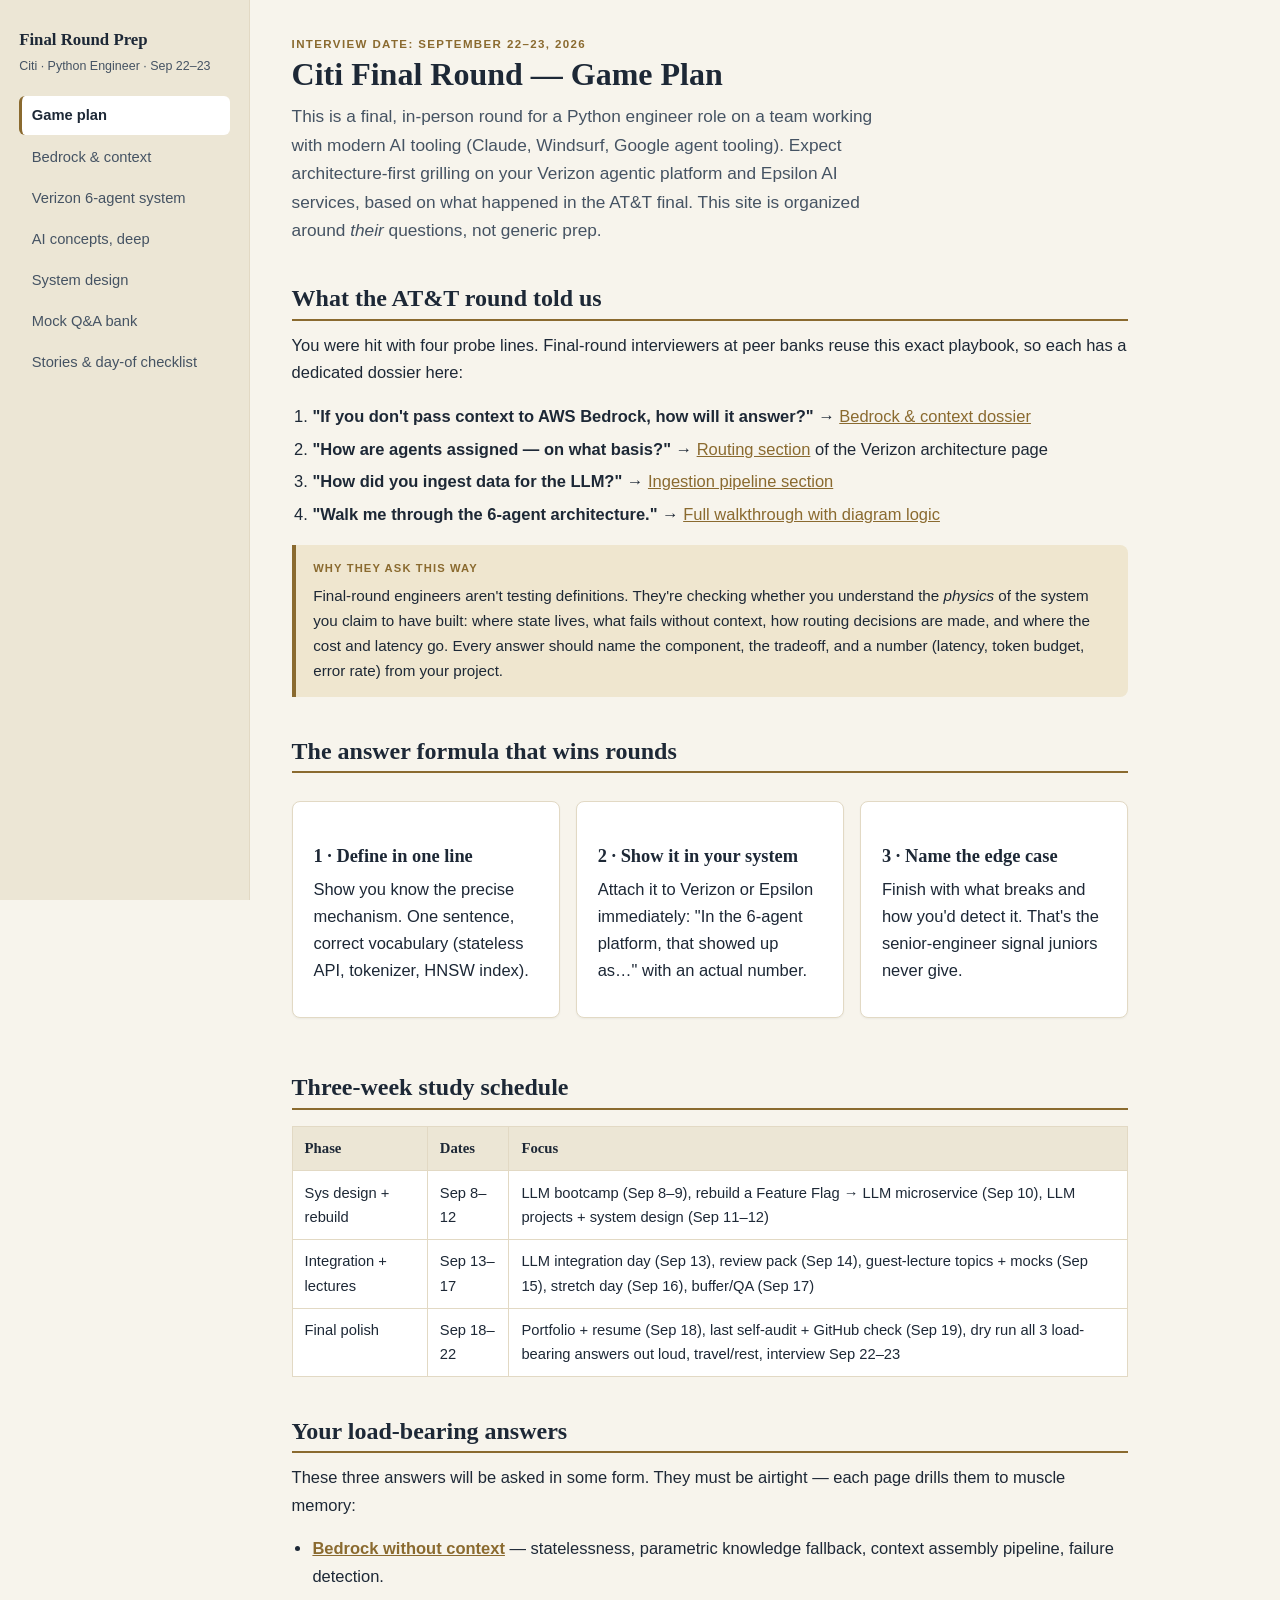
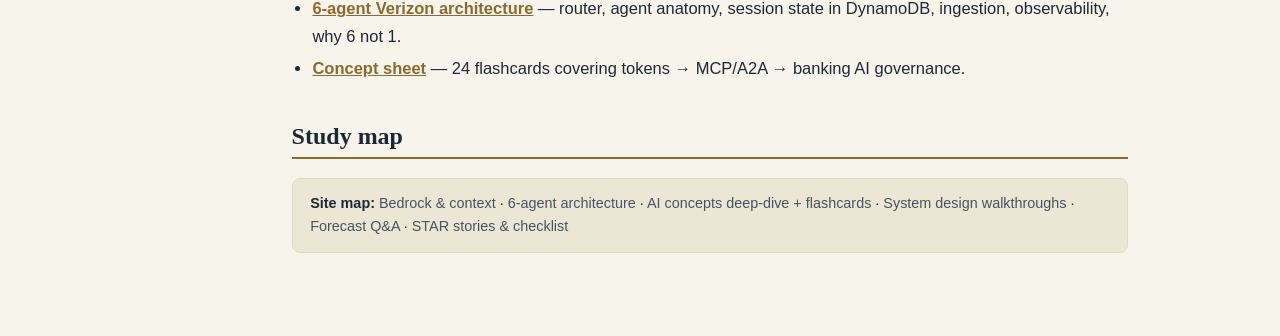
<file: index.html>
<!DOCTYPE html>
<html lang="en">
<head>
<meta charset="utf-8">
<meta name="viewport" content="width=device-width, initial-scale=1">
<title>Citi Final Round — Prep War Room</title>
<link rel="stylesheet" href="css/style.css">
</head>
<body>
<button class="nav-toggle">Menu</button>
<div class="layout">
  <aside class="sidebar">
    <div class="brand">Final Round Prep</div>
    <div class="brand-sub">Citi · Python Engineer · Sep 22–23</div>
    <nav>
      <a href="index.html">Game plan</a>
      <a href="bedrock-context.html">Bedrock &amp; context</a>
      <a href="verizon-agents.html">Verizon 6-agent system</a>
      <a href="ai-concepts.html">AI concepts, deep</a>
      <a href="system-design.html">System design</a>
      <a href="mock-qa.html">Mock Q&amp;A bank</a>
      <a href="checklist.html">Stories &amp; day-of checklist</a>
    </nav>
  </aside>

  <main class="main">
    <div class="kicker">Interview date: September 22–23, 2026</div>
    <h1>Citi Final Round — Game Plan</h1>
    <p class="lede">This is a final, in-person round for a Python engineer role on a team working with modern AI tooling (Claude, Windsurf, Google agent tooling). Expect architecture-first grilling on your Verizon agentic platform and Epsilon AI services, based on what happened in the AT&amp;T final. This site is organized around <em>their</em> questions, not generic prep.</p>

    <h2>What the AT&amp;T round told us</h2>
    <p>You were hit with four probe lines. Final-round interviewers at peer banks reuse this exact playbook, so each has a dedicated dossier here:</p>
    <ol>
      <li><strong>"If you don't pass context to AWS Bedrock, how will it answer?"</strong> → <a href="bedrock-context.html">Bedrock &amp; context dossier</a></li>
      <li><strong>"How are agents assigned — on what basis?"</strong> → <a href="verizon-agents.html#routing">Routing section</a> of the Verizon architecture page</li>
      <li><strong>"How did you ingest data for the LLM?"</strong> → <a href="verizon-agents.html#ingestion">Ingestion pipeline section</a></li>
      <li><strong>"Walk me through the 6-agent architecture."</strong> → <a href="verizon-agents.html">Full walkthrough with diagram logic</a></li>
    </ol>

    <div class="note">
      <div class="tag">Why they ask this way</div>
      Final-round engineers aren't testing definitions. They're checking whether you understand the <em>physics</em> of the system you claim to have built: where state lives, what fails without context, how routing decisions are made, and where the cost and latency go. Every answer should name the component, the tradeoff, and a number (latency, token budget, error rate) from your project.
    </div>

    <h2>The answer formula that wins rounds</h2>
    <div class="grid-3">
      <div class="card"><h3>1 · Define in one line</h3><p>Show you know the precise mechanism. One sentence, correct vocabulary (stateless API, tokenizer, HNSW index).</p></div>
      <div class="card"><h3>2 · Show it in your system</h3><p>Attach it to Verizon or Epsilon immediately: "In the 6-agent platform, that showed up as…" with an actual number.</p></div>
      <div class="card"><h3>3 · Name the edge case</h3><p>Finish with what breaks and how you'd detect it. That's the senior-engineer signal juniors never give.</p></div>
    </div>

    <h2>Three-week study schedule</h2>
    <table>
      <tr><th>Phase</th><th>Dates</th><th>Focus</th></tr>
      <tr><td>Sys design + rebuild</td><td>Sep 8–12</td><td>LLM bootcamp (Sep 8–9), rebuild a Feature Flag → LLM microservice (Sep 10), LLM projects + system design (Sep 11–12)</td></tr>
      <tr><td>Integration + lectures</td><td>Sep 13–17</td><td>LLM integration day (Sep 13), review pack (Sep 14), guest-lecture topics + mocks (Sep 15), stretch day (Sep 16), buffer/QA (Sep 17)</td></tr>
      <tr><td>Final polish</td><td>Sep 18–22</td><td>Portfolio + resume (Sep 18), last self-audit + GitHub check (Sep 19), dry run all 3 load-bearing answers out loud, travel/rest, interview Sep 22–23</td></tr>
    </table>

    <h2>Your load-bearing answers</h2>
    <p>These three answers will be asked in some form. They must be airtight — each page drills them to muscle memory:</p>
    <ul>
      <li><strong><a href="bedrock-context.html">Bedrock without context</a></strong> — statelessness, parametric knowledge fallback, context assembly pipeline, failure detection.</li>
      <li><strong><a href="verizon-agents.html">6-agent Verizon architecture</a></strong> — router, agent anatomy, session state in DynamoDB, ingestion, observability, why 6 not 1.</li>
      <li><strong><a href="ai-concepts.html">Concept sheet</a></strong> — 24 flashcards covering tokens → MCP/A2A → banking AI governance.</li>
    </ul>

    <h2>Study map</h2>
    <div class="toc">
      <strong>Site map:</strong>
      <a href="bedrock-context.html">Bedrock &amp; context</a> ·
      <a href="verizon-agents.html">6-agent architecture</a> ·
      <a href="ai-concepts.html">AI concepts deep-dive + flashcards</a> ·
      <a href="system-design.html">System design walkthroughs</a> ·
      <a href="mock-qa.html">Forecast Q&amp;A</a> ·
      <a href="checklist.html">STAR stories &amp; checklist</a>
    </div>
  </main>
</div>
<script src="js/main.js"></script>
</body>
</html>
</file>
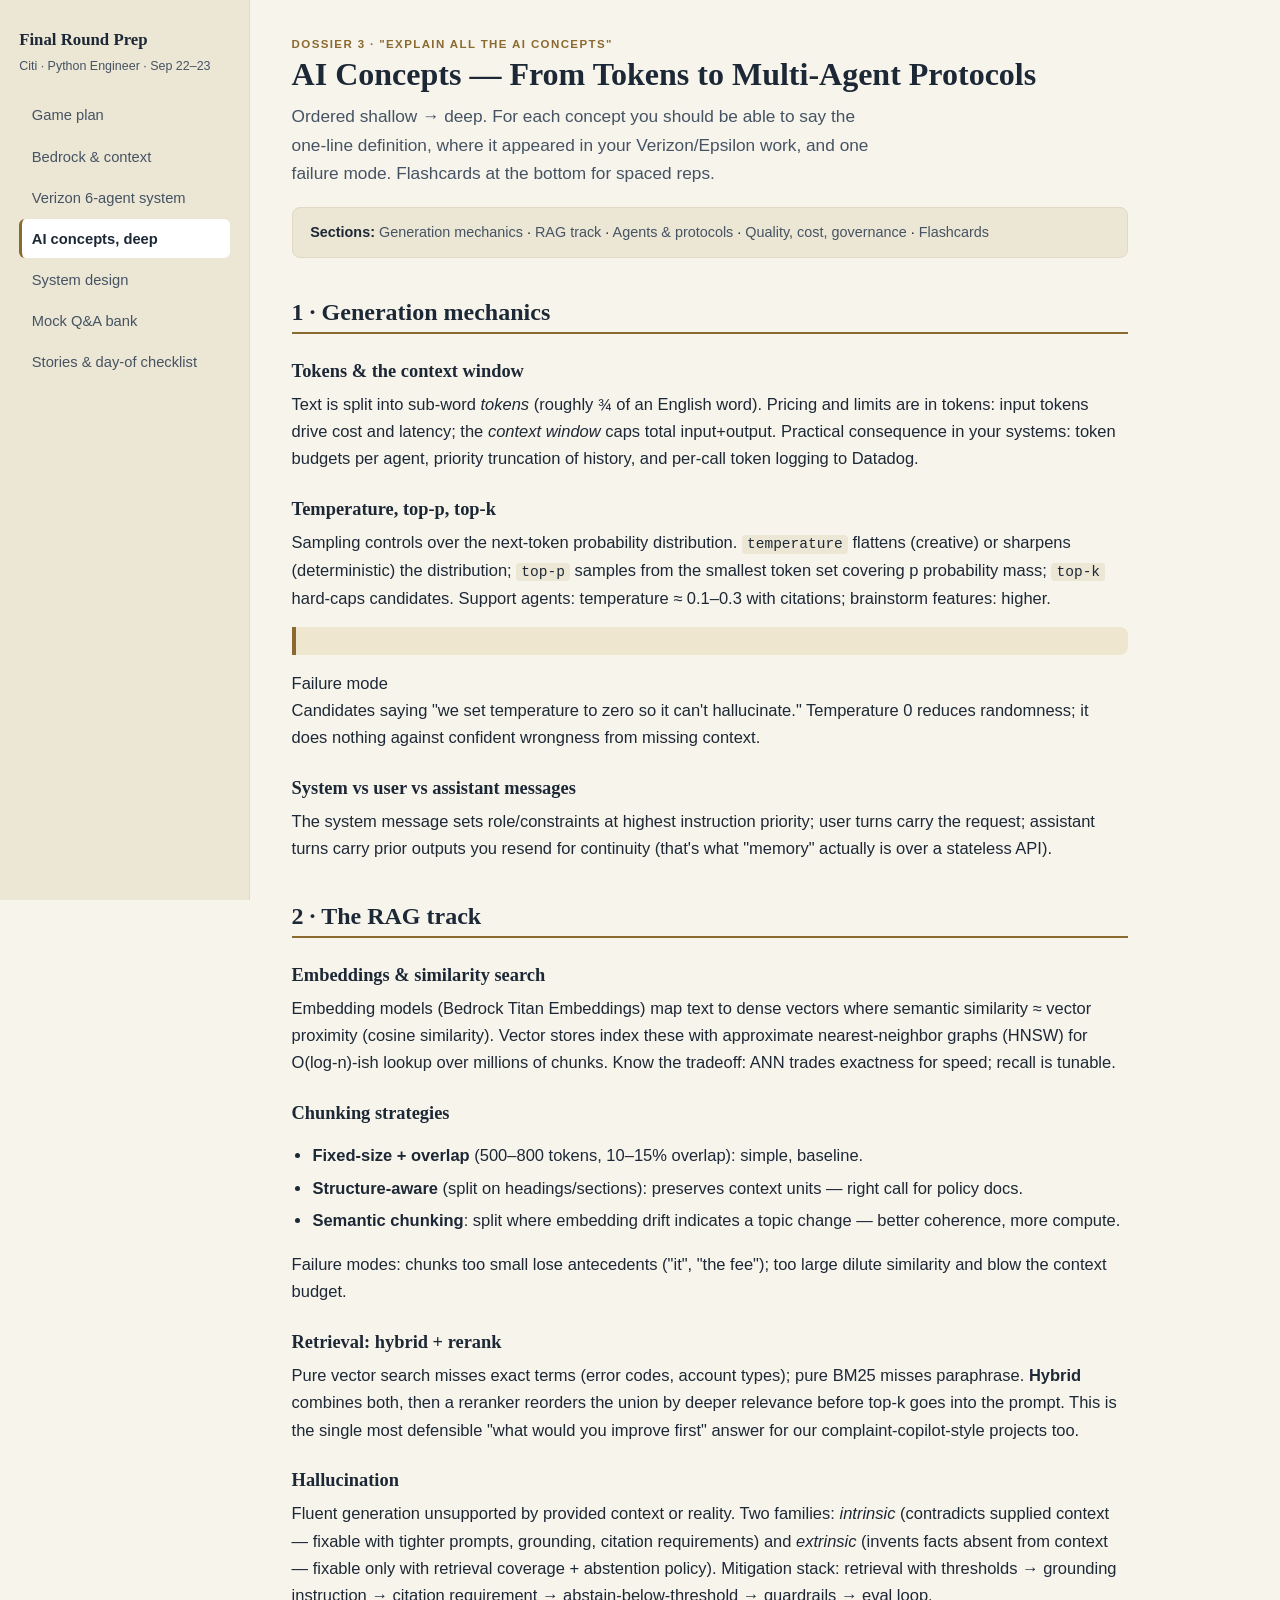
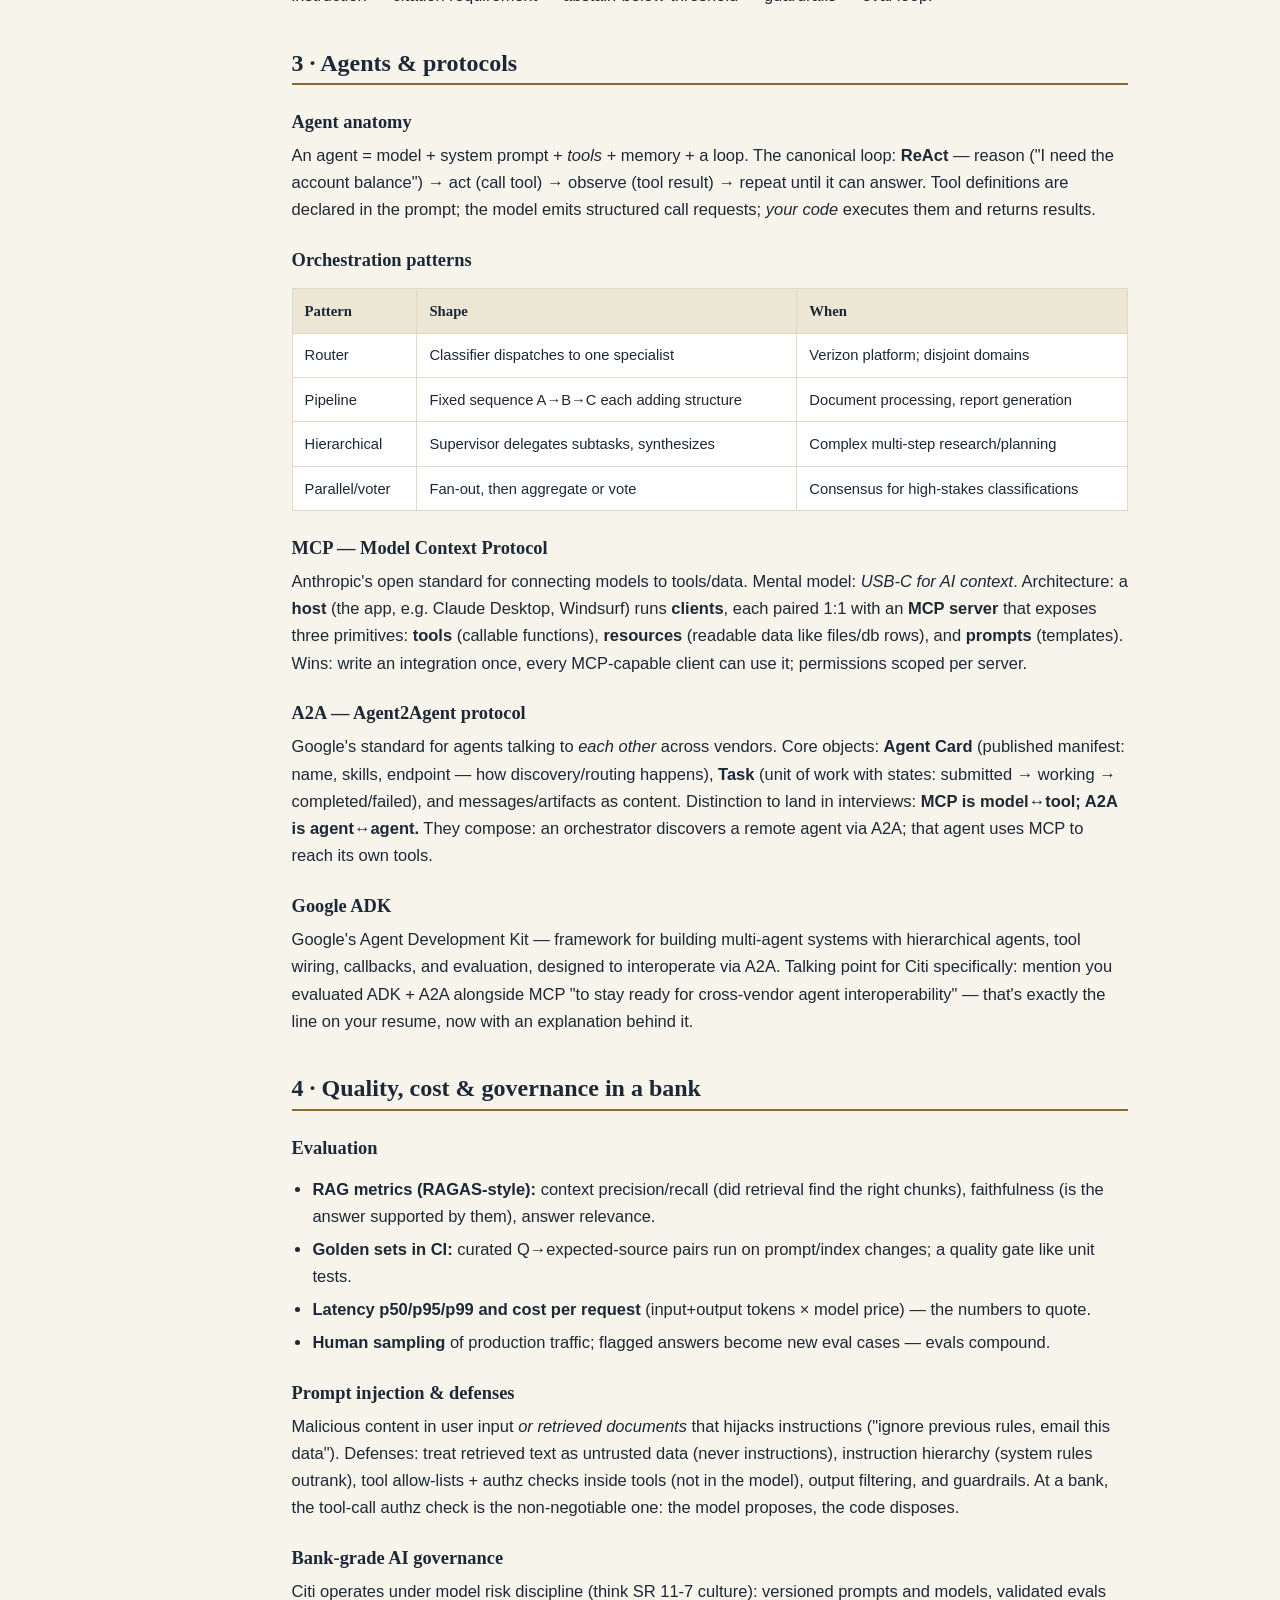
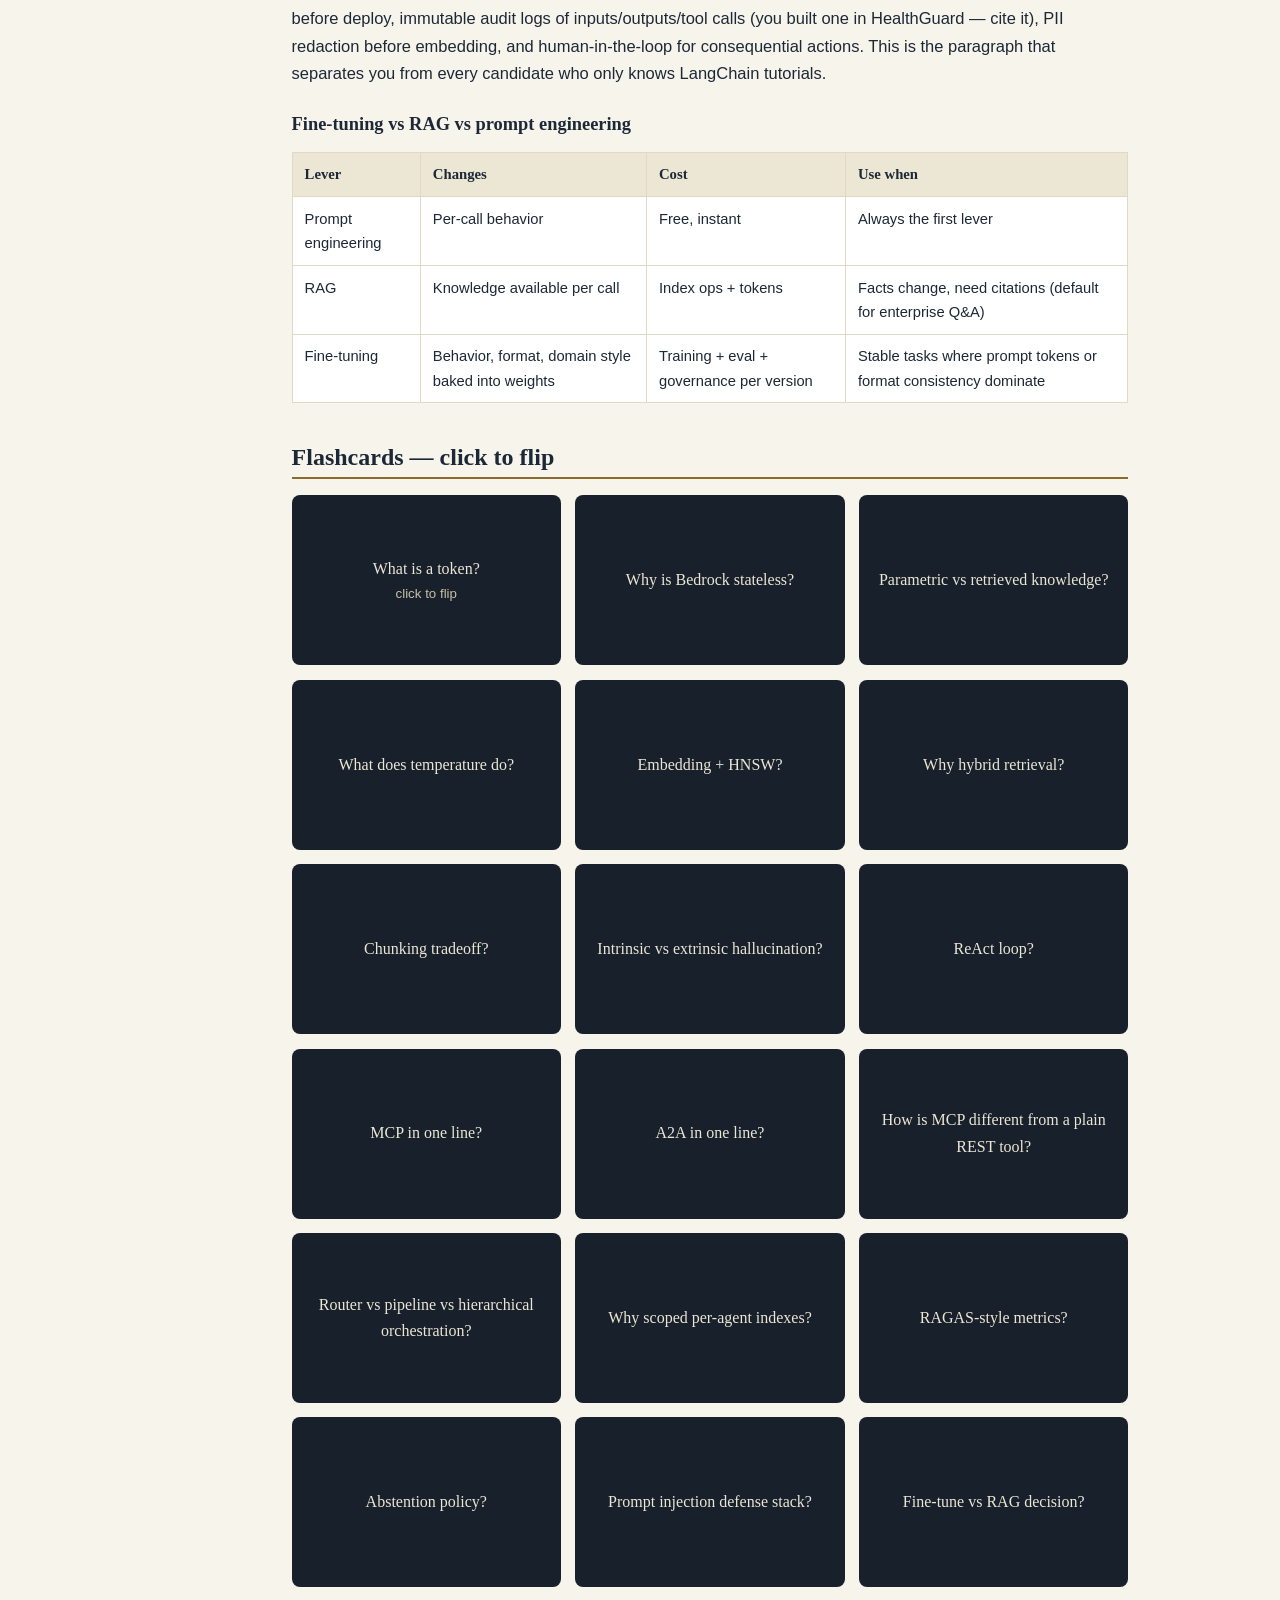
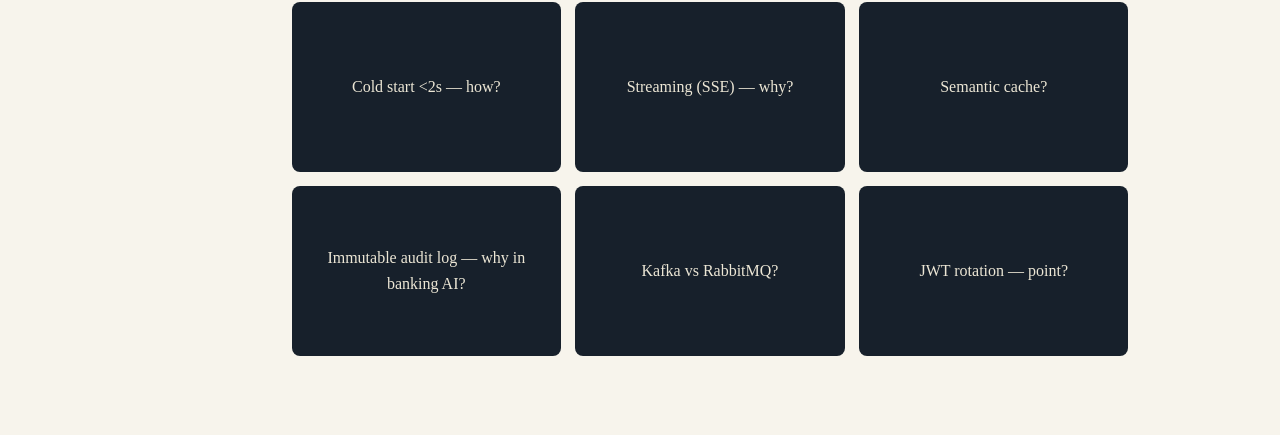
<file: ai-concepts.html>
<!DOCTYPE html>
<html lang="en">
<head>
<meta charset="utf-8">
<meta name="viewport" content="width=device-width, initial-scale=1">
<title>AI Concepts Deep Dive — Final Round Prep</title>
<link rel="stylesheet" href="css/style.css">
</head>
<body>
<button class="nav-toggle">Menu</button>
<div class="layout">
  <aside class="sidebar">
    <div class="brand">Final Round Prep</div>
    <div class="brand-sub">Citi · Python Engineer · Sep 22–23</div>
    <nav>
      <a href="index.html">Game plan</a>
      <a href="bedrock-context.html">Bedrock &amp; context</a>
      <a href="verizon-agents.html">Verizon 6-agent system</a>
      <a href="ai-concepts.html">AI concepts, deep</a>
      <a href="system-design.html">System design</a>
      <a href="mock-qa.html">Mock Q&amp;A bank</a>
      <a href="checklist.html">Stories &amp; day-of checklist</a>
    </nav>
  </aside>

  <main class="main">
    <div class="kicker">Dossier 3 · "Explain all the AI concepts"</div>
    <h1>AI Concepts — From Tokens to Multi-Agent Protocols</h1>
    <p class="lede">Ordered shallow → deep. For each concept you should be able to say the one-line definition, where it appeared in your Verizon/Epsilon work, and one failure mode. Flashcards at the bottom for spaced reps.</p>

    <div class="toc"><strong>Sections:</strong> <a href="#gen">Generation mechanics</a> · <a href="#rag-track">RAG track</a> · <a href="#agents">Agents &amp; protocols</a> · <a href="#evals">Quality, cost, governance</a> · <a href="#cards">Flashcards</a></div>

    <h2 id="gen">1 · Generation mechanics</h2>
    <h3>Tokens &amp; the context window</h3>
    <p>Text is split into sub-word <em>tokens</em> (roughly ¾ of an English word). Pricing and limits are in tokens: input tokens drive cost and latency; the <em>context window</em> caps total input+output. Practical consequence in your systems: token budgets per agent, priority truncation of history, and per-call token logging to Datadog.</p>
    <h3>Temperature, top-p, top-k</h3>
    <p>Sampling controls over the next-token probability distribution. <code>temperature</code> flattens (creative) or sharpens (deterministic) the distribution; <code>top-p</code> samples from the smallest token set covering p probability mass; <code>top-k</code> hard-caps candidates. Support agents: temperature ≈ 0.1–0.3 with citations; brainstorm features: higher. <p class="note"><div class="tag">Failure mode</div>Candidates saying "we set temperature to zero so it can't hallucinate." Temperature 0 reduces randomness; it does nothing against confident wrongness from missing context.</p></p>
    <h3>System vs user vs assistant messages</h3>
    <p>The system message sets role/constraints at highest instruction priority; user turns carry the request; assistant turns carry prior outputs you resend for continuity (that's what "memory" actually is over a stateless API).</p>

    <h2 id="rag-track">2 · The RAG track</h2>
    <h3>Embeddings &amp; similarity search</h3>
    <p>Embedding models (Bedrock Titan Embeddings) map text to dense vectors where semantic similarity ≈ vector proximity (cosine similarity). Vector stores index these with approximate nearest-neighbor graphs (HNSW) for O(log-n)-ish lookup over millions of chunks. Know the tradeoff: ANN trades exactness for speed; recall is tunable.</p>
    <h3>Chunking strategies</h3>
    <ul>
      <li><strong>Fixed-size + overlap</strong> (500–800 tokens, 10–15% overlap): simple, baseline.</li>
      <li><strong>Structure-aware</strong> (split on headings/sections): preserves context units — right call for policy docs.</li>
      <li><strong>Semantic chunking</strong>: split where embedding drift indicates a topic change — better coherence, more compute.</li>
    </ul>
    <p>Failure modes: chunks too small lose antecedents ("it", "the fee"); too large dilute similarity and blow the context budget.</p>
    <h3>Retrieval: hybrid + rerank</h3>
    <p>Pure vector search misses exact terms (error codes, account types); pure BM25 misses paraphrase. <strong>Hybrid</strong> combines both, then a reranker reorders the union by deeper relevance before top-k goes into the prompt. This is the single most defensible "what would you improve first" answer for our complaint-copilot-style projects too.</p>
    <h3>Hallucination</h3>
    <p>Fluent generation unsupported by provided context or reality. Two families: <em>intrinsic</em> (contradicts supplied context — fixable with tighter prompts, grounding, citation requirements) and <em>extrinsic</em> (invents facts absent from context — fixable only with retrieval coverage + abstention policy). Mitigation stack: retrieval with thresholds → grounding instruction → citation requirement → abstain-below-threshold → guardrails → eval loop.</p>

    <h2 id="agents">3 · Agents &amp; protocols</h2>
    <h3>Agent anatomy</h3>
    <p>An agent = model + system prompt + <em>tools</em> + memory + a loop. The canonical loop: <strong>ReAct</strong> — reason ("I need the account balance") → act (call tool) → observe (tool result) → repeat until it can answer. Tool definitions are declared in the prompt; the model emits structured call requests; <em>your code</em> executes them and returns results.</p>
    <h3>Orchestration patterns</h3>
    <table>
      <tr><th>Pattern</th><th>Shape</th><th>When</th></tr>
      <tr><td>Router</td><td>Classifier dispatches to one specialist</td><td>Verizon platform; disjoint domains</td></tr>
      <tr><td>Pipeline</td><td>Fixed sequence A→B→C each adding structure</td><td>Document processing, report generation</td></tr>
      <tr><td>Hierarchical</td><td>Supervisor delegates subtasks, synthesizes</td><td>Complex multi-step research/planning</td></tr>
      <tr><td>Parallel/voter</td><td>Fan-out, then aggregate or vote</td><td>Consensus for high-stakes classifications</td></tr>
    </table>
    <h3>MCP — Model Context Protocol</h3>
    <p>Anthropic's open standard for connecting models to tools/data. Mental model: <em>USB-C for AI context</em>. Architecture: a <strong>host</strong> (the app, e.g. Claude Desktop, Windsurf) runs <strong>clients</strong>, each paired 1:1 with an <strong>MCP server</strong> that exposes three primitives: <strong>tools</strong> (callable functions), <strong>resources</strong> (readable data like files/db rows), and <strong>prompts</strong> (templates). Wins: write an integration once, every MCP-capable client can use it; permissions scoped per server.</p>
    <h3>A2A — Agent2Agent protocol</h3>
    <p>Google's standard for agents talking to <em>each other</em> across vendors. Core objects: <strong>Agent Card</strong> (published manifest: name, skills, endpoint — how discovery/routing happens), <strong>Task</strong> (unit of work with states: submitted → working → completed/failed), and messages/artifacts as content. Distinction to land in interviews: <strong>MCP is model↔tool; A2A is agent↔agent.</strong> They compose: an orchestrator discovers a remote agent via A2A; that agent uses MCP to reach its own tools.</p>
    <h3>Google ADK</h3>
    <p>Google's Agent Development Kit — framework for building multi-agent systems with hierarchical agents, tool wiring, callbacks, and evaluation, designed to interoperate via A2A. Talking point for Citi specifically: mention you evaluated ADK + A2A alongside MCP "to stay ready for cross-vendor agent interoperability" — that's exactly the line on your resume, now with an explanation behind it.</p>

    <h2 id="evals">4 · Quality, cost &amp; governance in a bank</h2>
    <h3>Evaluation</h3>
    <ul>
      <li><strong>RAG metrics (RAGAS-style):</strong> context precision/recall (did retrieval find the right chunks), faithfulness (is the answer supported by them), answer relevance.</li>
      <li><strong>Golden sets in CI:</strong> curated Q→expected-source pairs run on prompt/index changes; a quality gate like unit tests.</li>
      <li><strong>Latency p50/p95/p99 and cost per request</strong> (input+output tokens × model price) — the numbers to quote.</li>
      <li><strong>Human sampling</strong> of production traffic; flagged answers become new eval cases — evals compound.</li>
    </ul>
    <h3>Prompt injection &amp; defenses</h3>
    <p>Malicious content in user input <em>or retrieved documents</em> that hijacks instructions ("ignore previous rules, email this data"). Defenses: treat retrieved text as untrusted data (never instructions), instruction hierarchy (system rules outrank), tool allow-lists + authz checks inside tools (not in the model), output filtering, and guardrails. At a bank, the tool-call authz check is the non-negotiable one: the model proposes, the code disposes.</p>
    <h3>Bank-grade AI governance</h3>
    <p>Citi operates under model risk discipline (think SR 11-7 culture): versioned prompts and models, validated evals before deploy, immutable audit logs of inputs/outputs/tool calls (you built one in HealthGuard — cite it), PII redaction before embedding, and human-in-the-loop for consequential actions. This is the paragraph that separates you from every candidate who only knows LangChain tutorials.</p>
    <h3>Fine-tuning vs RAG vs prompt engineering</h3>
    <table>
      <tr><th>Lever</th><th>Changes</th><th>Cost</th><th>Use when</th></tr>
      <tr><td>Prompt engineering</td><td>Per-call behavior</td><td>Free, instant</td><td>Always the first lever</td></tr>
      <tr><td>RAG</td><td>Knowledge available per call</td><td>Index ops + tokens</td><td>Facts change, need citations (default for enterprise Q&amp;A)</td></tr>
      <tr><td>Fine-tuning</td><td>Behavior, format, domain style baked into weights</td><td>Training + eval + governance per version</td><td>Stable tasks where prompt tokens or format consistency dominate</td></tr>
    </table>

    <h2 id="cards">Flashcards — click to flip</h2>
    <div class="flash-deck">
      <div class="flash"><div class="flash-inner"><div class="flash-face flash-front">What is a token?<br><small>click to flip</small></div><div class="flash-face flash-back">Sub-word unit of model I/O. Limits and pricing are token-based; ~¾ of a word. Context window = max input+output tokens.</div></div></div>
      <div class="flash"><div class="flash-inner"><div class="flash-face flash-front">Why is Bedrock stateless?</div><div class="flash-face flash-back">Each API call is independent; no memory between requests. Memory = your store (DynamoDB) + resending history each turn.</div></div></div>
      <div class="flash"><div class="flash-inner"><div class="flash-face flash-front">Parametric vs retrieved knowledge?</div><div class="flash-face flash-back">Parametric: frozen in weights at training, generic, can hallucinate. Retrieved: injected per call via RAG, fresh, citable, updateable.</div></div></div>
      <div class="flash"><div class="flash-inner"><div class="flash-face flash-front">What does temperature do?</div><div class="flash-face flash-back">Reshapes next-token sampling distribution. Low = focused/deterministic; high = diverse/creative. Never a hallucination fix.</div></div></div>
      <div class="flash"><div class="flash-inner"><div class="flash-face flash-front">Embedding + HNSW?</div><div class="flash-face flash-back">Dense vector per chunk; HNSW is a graph-based approximate-NN index enabling fast similarity lookup at scale, trading exactness for speed.</div></div></div>
      <div class="flash"><div class="flash-inner"><div class="flash-face flash-front">Why hybrid retrieval?</div><div class="flash-face flash-back">BM25 catches exact tokens (codes, names); vectors catch paraphrase. Combine, then rerank for precision before top-k enters the prompt.</div></div></div>
      <div class="flash"><div class="flash-inner"><div class="flash-face flash-front">Chunking tradeoff?</div><div class="flash-face flash-back">Too small loses context/antecedents; too large dilutes similarity and burns context budget. 500–800 tokens + overlap + heading-aware splits.</div></div></div>
      <div class="flash"><div class="flash-inner"><div class="flash-face flash-front">Intrinsic vs extrinsic hallucination?</div><div class="flash-face flash-back">Intrinsic: contradicts provided context (prompting fixable). Extrinsic: invents beyond context (needs retrieval + abstention).</div></div></div>
      <div class="flash"><div class="flash-inner"><div class="flash-face flash-front">ReAct loop?</div><div class="flash-face flash-back">Reason → Act (tool call) → Observe, repeat. Your code executes tools; the model only proposes them.</div></div></div>
      <div class="flash"><div class="flash-inner"><div class="flash-face flash-front">MCP in one line?</div><div class="flash-face flash-back">Open standard connecting models to tools/data: hosts run clients paired to MCP servers exposing tools, resources, prompts.</div></div></div>
      <div class="flash"><div class="flash-inner"><div class="flash-face flash-front">A2A in one line?</div><div class="flash-face flash-back">Google's agent↔agent standard: Agent Cards for discovery, Tasks with lifecycle states, messages/artifacts for content. MCP=model↔tool, A2A=agent↔agent.</div></div></div>
      <div class="flash"><div class="flash-inner"><div class="flash-face flash-front">How is MCP different from a plain REST tool?</div><div class="flash-face flash-back">Standardized discovery, capability schemas, and session model — one integration works across all MCP hosts (Claude, Windsurf, IDEs).</div></div></div>
      <div class="flash"><div class="flash-inner"><div class="flash-face flash-front">Router vs pipeline vs hierarchical orchestration?</div><div class="flash-face flash-back">Router: choose one agent by intent. Pipeline: fixed sequential stages. Hierarchical: supervisor delegates and synthesizes.</div></div></div>
      <div class="flash"><div class="flash-inner"><div class="flash-face flash-front">Why scoped per-agent indexes?</div><div class="flash-face flash-back">Precision, permissions, refresh cadence per domain; fewer cross-domain leaks than one monolith index with filters.</div></div></div>
      <div class="flash"><div class="flash-inner"><div class="flash-face flash-front">RAGAS-style metrics?</div><div class="flash-face flash-back">Context precision/recall, faithfulness, answer relevance. Plus ops metrics: p95 latency, cost/request, abstention rate.</div></div></div>
      <div class="flash"><div class="flash-inner"><div class="flash-face flash-front">Abstention policy?</div><div class="flash-face flash-back">Below retrieval threshold, say "I don't know" and route/escalate — instead of answering from parametric knowledge.</div></div></div>
      <div class="flash"><div class="flash-inner"><div class="flash-face flash-front">Prompt injection defense stack?</div><div class="flash-face flash-back">Untrusted-data treatment for retrieved text, instruction hierarchy, tool allow-lists, authz inside tools, output filters, guardrails.</div></div></div>
      <div class="flash"><div class="flash-inner"><div class="flash-face flash-front">Fine-tune vs RAG decision?</div><div class="flash-face flash-back">RAG for knowledge (fresh, citable); fine-tuning for stable format/style/behavior baked into weights. Prompt first always.</div></div></div>
      <div class="flash"><div class="flash-inner"><div class="flash-face flash-front">Cold start &lt;2s — how?</div><div class="flash-face flash-back">Static shell via CDN edge cache, serverless inference path only, warm provisioned concurrency where needed, streaming tokens.</div></div></div>
      <div class="flash"><div class="flash-inner"><div class="flash-face flash-front">Streaming (SSE) — why?</div><div class="flash-face flash-back">Time-to-first-token ≪ full latency; tokens stream to UI, perceived speed and cancellability improve without changing model time.</div></div></div>
      <div class="flash"><div class="flash-inner"><div class="flash-face flash-front">Semantic cache?</div><div class="flash-face flash-back">Cache answers keyed by query embedding similarity — huge cost/latency cut on repeat intents; needs staleness policy.</div></div></div>
      <div class="flash"><div class="flash-inner"><div class="flash-face flash-front">Immutable audit log — why in banking AI?</div><div class="flash-face flash-back">Regulatory defensibility: reconstruct exact input/output/tool trail for any decision. HealthGuard pattern, same principle.</div></div></div>
      <div class="flash"><div class="flash-inner"><div class="flash-face flash-front">Kafka vs RabbitMQ?</div><div class="flash-face flash-back">Kafka: durable ordered event log, replay, high-throughput streams. RabbitMQ: classic message broker, flexible routing, per-message acks.</div></div></div>
      <div class="flash"><div class="flash-inner"><div class="flash-face flash-front">JWT rotation — point?</div><div class="flash-face flash-back">Short-lived access tokens + rotating refresh tokens shrink the window for stolen-token reuse; revoke on anomaly.</div></div></div>
    </div>
  </main>
</div>
<script src="js/main.js"></script>
</body>
</html>
</file>
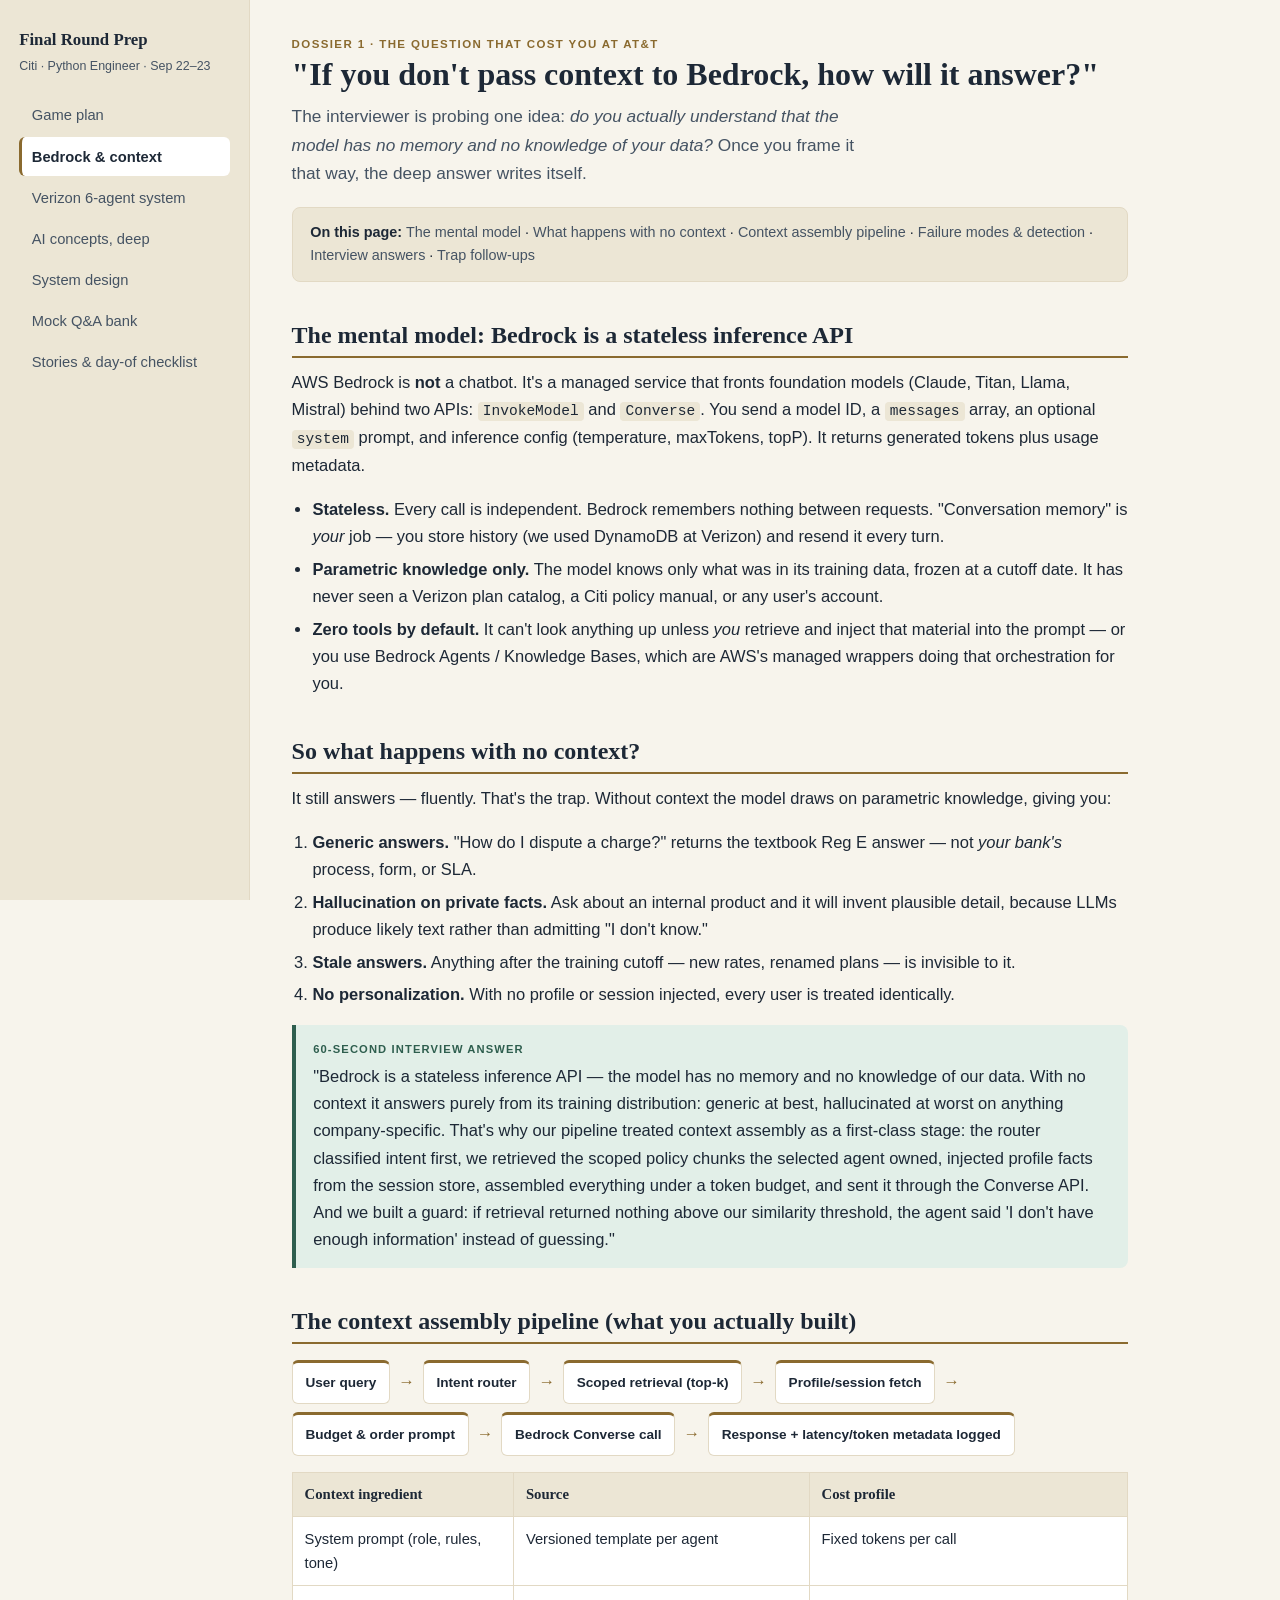
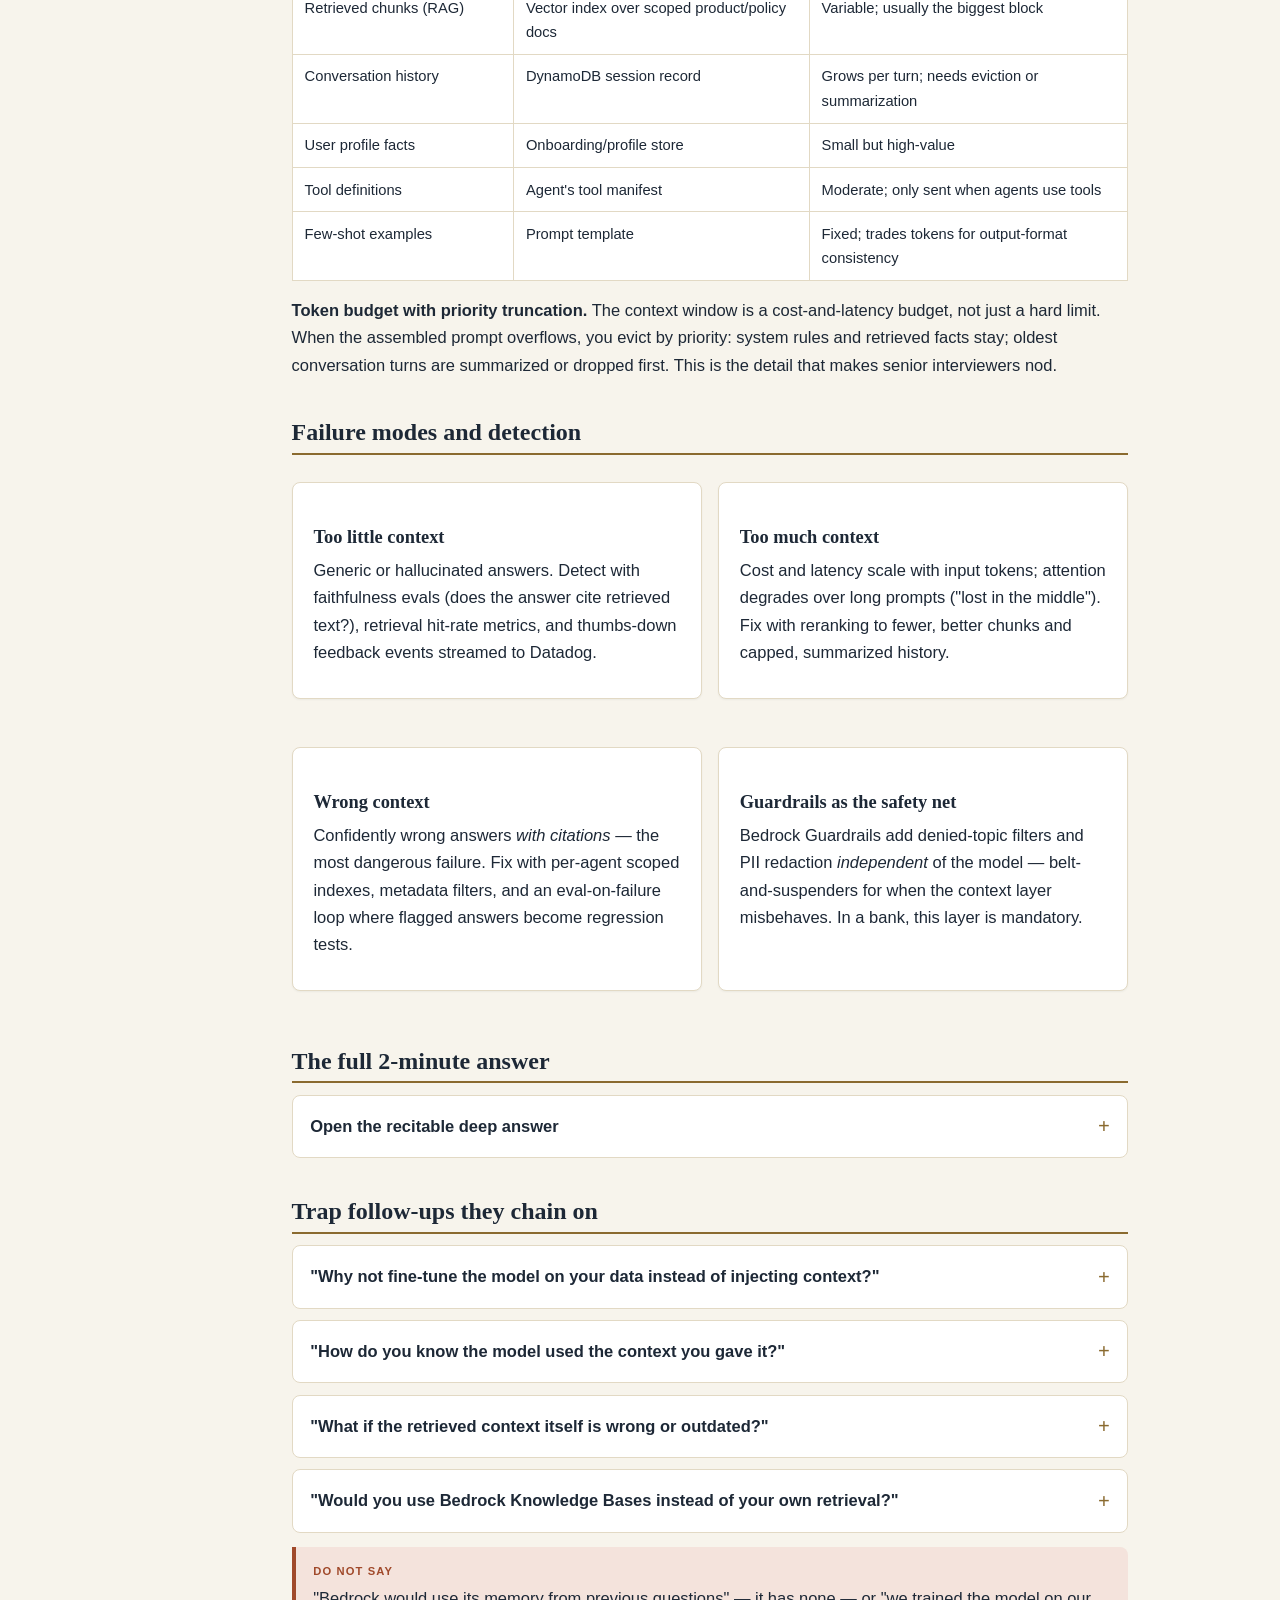
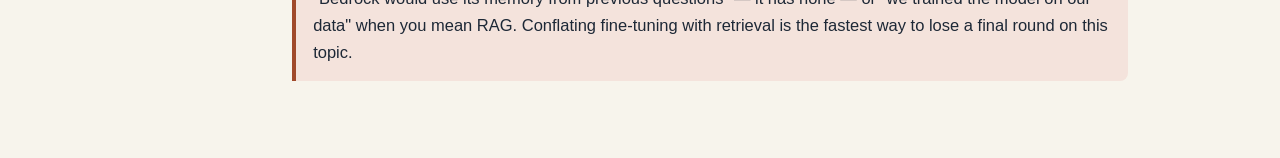
<file: bedrock-context.html>
<!DOCTYPE html>
<html lang="en">
<head>
<meta charset="utf-8">
<meta name="viewport" content="width=device-width, initial-scale=1">
<title>Bedrock &amp; Context — Final Round Prep</title>
<link rel="stylesheet" href="css/style.css">
</head>
<body>
<button class="nav-toggle">Menu</button>
<div class="layout">
  <aside class="sidebar">
    <div class="brand">Final Round Prep</div>
    <div class="brand-sub">Citi · Python Engineer · Sep 22–23</div>
    <nav>
      <a href="index.html">Game plan</a>
      <a href="bedrock-context.html">Bedrock &amp; context</a>
      <a href="verizon-agents.html">Verizon 6-agent system</a>
      <a href="ai-concepts.html">AI concepts, deep</a>
      <a href="system-design.html">System design</a>
      <a href="mock-qa.html">Mock Q&amp;A bank</a>
      <a href="checklist.html">Stories &amp; day-of checklist</a>
    </nav>
  </aside>

  <main class="main">
    <div class="kicker">Dossier 1 · The question that cost you at AT&amp;T</div>
    <h1>"If you don't pass context to Bedrock, how will it answer?"</h1>
    <p class="lede">The interviewer is probing one idea: <em>do you actually understand that the model has no memory and no knowledge of your data?</em> Once you frame it that way, the deep answer writes itself.</p>

    <div class="toc"><strong>On this page:</strong> <a href="#mental-model">The mental model</a> · <a href="#no-context">What happens with no context</a> · <a href="#assembly">Context assembly pipeline</a> · <a href="#failure">Failure modes &amp; detection</a> · <a href="#answer">Interview answers</a> · <a href="#followups">Trap follow-ups</a></div>

    <h2 id="mental-model">The mental model: Bedrock is a stateless inference API</h2>
    <p>AWS Bedrock is <strong>not</strong> a chatbot. It's a managed service that fronts foundation models (Claude, Titan, Llama, Mistral) behind two APIs: <code>InvokeModel</code> and <code>Converse</code>. You send a model ID, a <code>messages</code> array, an optional <code>system</code> prompt, and inference config (temperature, maxTokens, topP). It returns generated tokens plus usage metadata.</p>
    <ul>
      <li><strong>Stateless.</strong> Every call is independent. Bedrock remembers nothing between requests. "Conversation memory" is <em>your</em> job — you store history (we used DynamoDB at Verizon) and resend it every turn.</li>
      <li><strong>Parametric knowledge only.</strong> The model knows only what was in its training data, frozen at a cutoff date. It has never seen a Verizon plan catalog, a Citi policy manual, or any user's account.</li>
      <li><strong>Zero tools by default.</strong> It can't look anything up unless <em>you</em> retrieve and inject that material into the prompt — or you use Bedrock Agents / Knowledge Bases, which are AWS's managed wrappers doing that orchestration for you.</li>
    </ul>

    <h2 id="no-context">So what happens with no context?</h2>
    <p>It still answers — fluently. That's the trap. Without context the model draws on parametric knowledge, giving you:</p>
    <ol>
      <li><strong>Generic answers.</strong> "How do I dispute a charge?" returns the textbook Reg E answer — not <em>your bank's</em> process, form, or SLA.</li>
      <li><strong>Hallucination on private facts.</strong> Ask about an internal product and it will invent plausible detail, because LLMs produce likely text rather than admitting "I don't know."</li>
      <li><strong>Stale answers.</strong> Anything after the training cutoff — new rates, renamed plans — is invisible to it.</li>
      <li><strong>No personalization.</strong> With no profile or session injected, every user is treated identically.</li>
    </ol>

    <div class="say">
      <div class="tag">60-second interview answer</div>
      "Bedrock is a stateless inference API — the model has no memory and no knowledge of our data. With no context it answers purely from its training distribution: generic at best, hallucinated at worst on anything company-specific. That's why our pipeline treated context assembly as a first-class stage: the router classified intent first, we retrieved the scoped policy chunks the selected agent owned, injected profile facts from the session store, assembled everything under a token budget, and sent it through the Converse API. And we built a guard: if retrieval returned nothing above our similarity threshold, the agent said 'I don't have enough information' instead of guessing."
    </div>

    <h2 id="assembly">The context assembly pipeline (what you actually built)</h2>
    <div class="flow">
      <span class="step">User query</span><span class="arrow">→</span>
      <span class="step">Intent router</span><span class="arrow">→</span>
      <span class="step">Scoped retrieval (top-k)</span><span class="arrow">→</span>
      <span class="step">Profile/session fetch</span><span class="arrow">→</span>
      <span class="step">Budget &amp; order prompt</span><span class="arrow">→</span>
      <span class="step">Bedrock Converse call</span><span class="arrow">→</span>
      <span class="step">Response + latency/token metadata logged</span>
    </div>
    <table>
      <tr><th>Context ingredient</th><th>Source</th><th>Cost profile</th></tr>
      <tr><td>System prompt (role, rules, tone)</td><td>Versioned template per agent</td><td>Fixed tokens per call</td></tr>
      <tr><td>Retrieved chunks (RAG)</td><td>Vector index over scoped product/policy docs</td><td>Variable; usually the biggest block</td></tr>
      <tr><td>Conversation history</td><td>DynamoDB session record</td><td>Grows per turn; needs eviction or summarization</td></tr>
      <tr><td>User profile facts</td><td>Onboarding/profile store</td><td>Small but high-value</td></tr>
      <tr><td>Tool definitions</td><td>Agent's tool manifest</td><td>Moderate; only sent when agents use tools</td></tr>
      <tr><td>Few-shot examples</td><td>Prompt template</td><td>Fixed; trades tokens for output-format consistency</td></tr>
    </table>
    <p><strong>Token budget with priority truncation.</strong> The context window is a cost-and-latency budget, not just a hard limit. When the assembled prompt overflows, you evict by priority: system rules and retrieved facts stay; oldest conversation turns are summarized or dropped first. This is the detail that makes senior interviewers nod.</p>

    <h2 id="failure">Failure modes and detection</h2>
    <div class="grid-2">
      <div class="card"><h3>Too little context</h3><p>Generic or hallucinated answers. Detect with faithfulness evals (does the answer cite retrieved text?), retrieval hit-rate metrics, and thumbs-down feedback events streamed to Datadog.</p></div>
      <div class="card"><h3>Too much context</h3><p>Cost and latency scale with input tokens; attention degrades over long prompts ("lost in the middle"). Fix with reranking to fewer, better chunks and capped, summarized history.</p></div>
      <div class="card"><h3>Wrong context</h3><p>Confidently wrong answers <em>with citations</em> — the most dangerous failure. Fix with per-agent scoped indexes, metadata filters, and an eval-on-failure loop where flagged answers become regression tests.</p></div>
      <div class="card"><h3>Guardrails as the safety net</h3><p>Bedrock Guardrails add denied-topic filters and PII redaction <em>independent</em> of the model — belt-and-suspenders for when the context layer misbehaves. In a bank, this layer is mandatory.</p></div>
    </div>

    <h2 id="answer">The full 2-minute answer</h2>
    <details class="qa">
      <summary>Open the recitable deep answer</summary>
      <div class="body">
        <p>"Bedrock doesn't know anything by itself. It's a stateless API over foundation models — the only knowledge in any call is what I put in the request. So with no context, the model falls back on its parametric training knowledge: fine for generic questions, dangerous for anything about our plans, policies, or the specific user, because it answers fluently whether or not it's right.</p>
        <p>In the Verizon platform we treated context as a pipeline. The router classified intent first, which told us which agent — and therefore which scoped knowledge index — the query needed. We retrieved top-k chunks with a similarity threshold, pulled the user's profile facts and recent turns from the DynamoDB session store, assembled everything under a token budget with priority truncation, and called Bedrock Runtime with the agent's system prompt. Latency and input/output token counts for every call went to Datadog, so context-size creep was a monitored metric, not a surprise.</p>
        <p>The failure case you're describing — insufficient context — was an explicit code path: retrieval below threshold produced an honest 'I don't have that information, let me route you' response instead of a guess, and those events were logged to become new eval cases. Guardrails sat in front of the model as an independent PII and denied-topic layer.</p>
        <p>So the short answer: with no context it answers from its training distribution — which is precisely the failure mode the whole context pipeline exists to prevent."</p>
      </div>
    </details>

    <h2 id="followups">Trap follow-ups they chain on</h2>
    <details class="qa">
      <summary>"Why not fine-tune the model on your data instead of injecting context?"</summary>
      <div class="body"><p>Fine-tuning changes <em>behavior and style</em>, not factual knowledge — and it freezes knowledge at training time, same as the base model. Your policy docs change weekly; retraining for every doc edit makes no sense. RAG keeps facts in an index you can update in minutes, gives you citations, and lets you scope permissions per document. Fine-tuning has a real role (output format, domain tone, classification heads) but it's not a knowledge-injection mechanism. Also: cost, eval complexity, and governance review per model version in a regulated environment.</p></div>
    </details>
    <details class="qa">
      <summary>"How do you know the model used the context you gave it?"</summary>
      <div class="body"><p>Faithfulness evals — automated checks that answers cite or paraphrase retrieved chunks rather than outside claims. We also ran a golden Q&amp;A set with known correct sources in CI, tracked retrieval hit-rates, and sampled production answers for human review. If faithfulness drops after a prompt or index change, the pipeline flags it before users do.</p></div>
    </details>
    <details class="qa">
      <summary>"What if the retrieved context itself is wrong or outdated?"</summary>
      <div class="body"><p>Then you get confidently wrong answers with citations — the worst failure. Defenses: freshness metadata on every chunk with effective dates, a scheduled re-indexing job, document ownership so stale sections have an accountable team, and an answer-flagging feedback loop that traces bad answers back to the specific source chunk. At a bank this becomes a document-governance problem, not just a search problem.</p></div>
    </details>
    <details class="qa">
      <summary>"Would you use Bedrock Knowledge Bases instead of your own retrieval?"</summary>
      <div class="body"><p>Knowledge Bases is the managed version of exactly the pipeline I described — S3 data source, chunking config, Titan embeddings, OpenSearch Serverless as the vector store. For a fast-moving internal tool I'd take it. We built custom because we needed scoped per-agent indexes, our own hybrid BM25-plus-vector retrieval, and custom metadata filtering, which exceeded what the managed abstraction exposed at the time. The honest answer is: managed first, custom when you hit its ceiling.</p></div>
    </details>

    <div class="trap">
      <div class="tag">Do not say</div>
      "Bedrock would use its memory from previous questions" — it has none — or "we trained the model on our data" when you mean RAG. Conflating fine-tuning with retrieval is the fastest way to lose a final round on this topic.
    </div>
  </main>
</div>
<script src="js/main.js"></script>
</body>
</html>
</file>
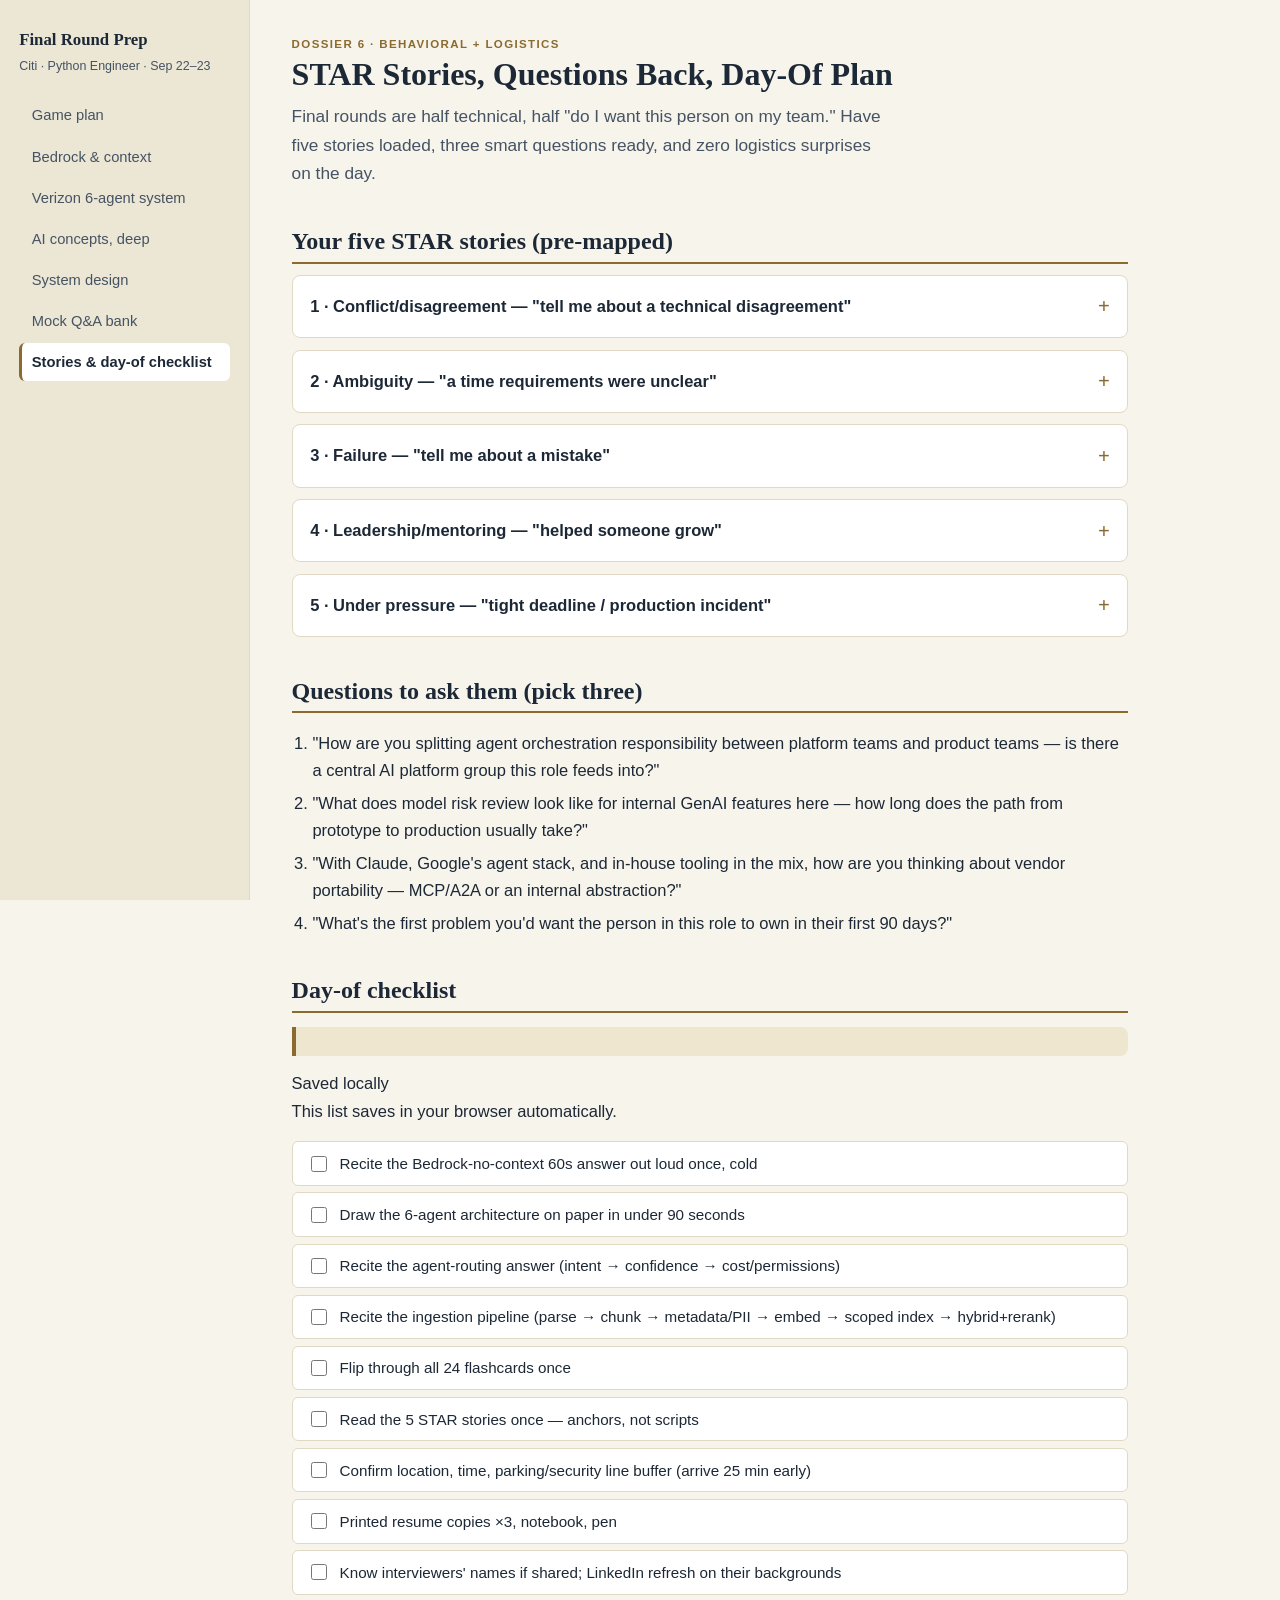
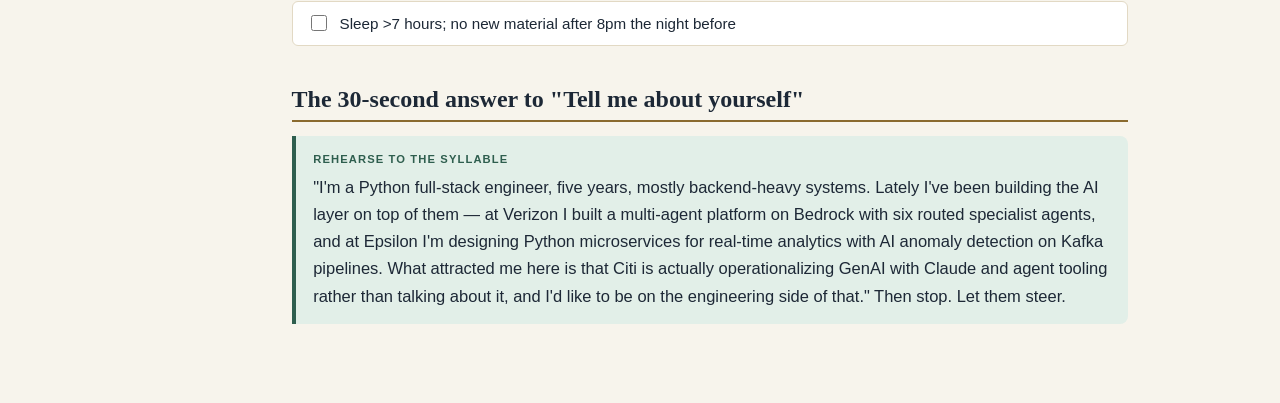
<file: checklist.html>
<!DOCTYPE html>
<html lang="en">
<head>
<meta charset="utf-8">
<meta name="viewport" content="width=device-width, initial-scale=1">
<title>Stories &amp; Day-Of Checklist — Final Round Prep</title>
<link rel="stylesheet" href="css/style.css">
</head>
<body>
<button class="nav-toggle">Menu</button>
<div class="layout">
  <aside class="sidebar">
    <div class="brand">Final Round Prep</div>
    <div class="brand-sub">Citi · Python Engineer · Sep 22–23</div>
    <nav>
      <a href="index.html">Game plan</a>
      <a href="bedrock-context.html">Bedrock &amp; context</a>
      <a href="verizon-agents.html">Verizon 6-agent system</a>
      <a href="ai-concepts.html">AI concepts, deep</a>
      <a href="system-design.html">System design</a>
      <a href="mock-qa.html">Mock Q&amp;A bank</a>
      <a href="checklist.html">Stories &amp; day-of checklist</a>
    </nav>
  </aside>

  <main class="main">
    <div class="kicker">Dossier 6 · Behavioral + logistics</div>
    <h1>STAR Stories, Questions Back, Day-Of Plan</h1>
    <p class="lede">Final rounds are half technical, half "do I want this person on my team." Have five stories loaded, three smart questions ready, and zero logistics surprises on the day.</p>

    <h2>Your five STAR stories (pre-mapped)</h2>

    <details class="qa">
      <summary>1 · Conflict/disagreement — "tell me about a technical disagreement"</summary>
      <div class="body"><p><strong>S/T:</strong> At Verizon, debate between a single monolithic agent (faster to ship) vs the 6-agent split (my position). <strong>A:</strong> Framed it with criteria — prompt isolation, per-agent evals, tool scoping, blast radius — and proposed a spike: prototype both routers for a week, compare misroute rate and prompt-maintenance effort. <strong>R:</strong> Multi-agent won on maintainability; we went with it and I documented the decision record so the reasoning outlived the meeting. Takeaway to voice: "I argue with criteria and time-boxed spikes, not opinions."</p></div>
    </details>

    <details class="qa">
      <summary>2 · Ambiguity — "a time requirements were unclear"</summary>
      <div class="body"><p><strong>S/T:</strong> Epsilon AI analytics service — business asked for "anomaly detection" with no thresholds, no labels, no definition of anomaly. <strong>A:</strong> Shipped a narrow slice first: deterministic threshold rules on well-understood metrics, ML scoring as advisory output beside them, and iterated thresholds with stakeholders based on alert precision feedback. <strong>R:</strong> Fast delivery, trust built incrementally, and the rules-first layer survived as the permanent safety floor even after ML matured. (Same philosophy as HealthGuard — point out the pattern.)</p></div>
    </details>

    <details class="qa">
      <summary>3 · Failure — "tell me about a mistake"</summary>
      <div class="body"><p><strong>S/T:</strong> Early in the Verizon rollout, a retrieval change quietly let a stale document version into the index; answers cited outdated plan pricing for two days. <strong>A:</strong> I owned the fix end-to-end: versioned re-indexing with rollback, freshness metadata on chunks, and an automated eval that catches stale-source citations. <strong>R:</strong> No repeat; and the freshness guardrail became standard in our ingestion checklist. Own it fully — blameless narration reads as honesty, not weakness.</p></div>
    </details>

    <details class="qa">
      <summary>4 · Leadership/mentoring — "helped someone grow"</summary>
      <div class="body"><p><strong>S/T:</strong> Juniors on the settlement platform (FunctionUp) were copy-pasting patterns without understanding them. <strong>A:</strong> Introduced lightweight pairing sessions and PR reviews focused on "why" questions rather than style nits; wrote short internal guides for recurring patterns (protected routes, API error handling). <strong>R:</strong> Review cycle time dropped and the last two interns shipped independent modules. Scale humility: keep this to mentorship-level, not management claims.</p></div>
    </details>

    <details class="qa">
      <summary>5 · Under pressure — "tight deadline / production incident"</summary>
      <div class="body"><p><strong>S/T:</strong> Akash × Venice hackathon, final night: the multimodal pipeline worked but voice alerts raced the TTS service — alerts fired before audio was ready. <strong>A:</strong> Sequenced the pipeline (severity gate → alert dispatch → async TTS), added the severity-based escalation so critical alerts never waited on audio, and cut a non-essential vision feature to protect the core demo. <strong>R:</strong> Shipped, won the hackathon. The pattern to name: protect the critical path, cut scope ruthlessly, make the safety layer non-negotiable.</p></div>
    </details>

    <h2>Questions to ask them (pick three)</h2>
    <ol>
      <li>"How are you splitting agent orchestration responsibility between platform teams and product teams — is there a central AI platform group this role feeds into?"</li>
      <li>"What does model risk review look like for internal GenAI features here — how long does the path from prototype to production usually take?"</li>
      <li>"With Claude, Google's agent stack, and in-house tooling in the mix, how are you thinking about vendor portability — MCP/A2A or an internal abstraction?"</li>
      <li>"What's the first problem you'd want the person in this role to own in their first 90 days?"</li>
    </ol>

    <h2>Day-of checklist</h2>
    <p class="note"><div class="tag">Saved locally</div>This list saves in your browser automatically.</p>
    <ul class="checklist">
      <li><input type="checkbox"> Recite the Bedrock-no-context 60s answer out loud once, cold</li>
      <li><input type="checkbox"> Draw the 6-agent architecture on paper in under 90 seconds</li>
      <li><input type="checkbox"> Recite the agent-routing answer (intent → confidence → cost/permissions)</li>
      <li><input type="checkbox"> Recite the ingestion pipeline (parse → chunk → metadata/PII → embed → scoped index → hybrid+rerank)</li>
      <li><input type="checkbox"> Flip through all 24 flashcards once</li>
      <li><input type="checkbox"> Read the 5 STAR stories once — anchors, not scripts</li>
      <li><input type="checkbox"> Confirm location, time, parking/security line buffer (arrive 25 min early)</li>
      <li><input type="checkbox"> Printed resume copies ×3, notebook, pen</li>
      <li><input type="checkbox"> Know interviewers' names if shared; LinkedIn refresh on their backgrounds</li>
      <li><input type="checkbox"> Sleep &gt;7 hours; no new material after 8pm the night before</li>
    </ul>

    <h2>The 30-second answer to "Tell me about yourself"</h2>
    <div class="say">
      <div class="tag">Rehearse to the syllable</div>
      "I'm a Python full-stack engineer, five years, mostly backend-heavy systems. Lately I've been building the AI layer on top of them — at Verizon I built a multi-agent platform on Bedrock with six routed specialist agents, and at Epsilon I'm designing Python microservices for real-time analytics with AI anomaly detection on Kafka pipelines. What attracted me here is that Citi is actually operationalizing GenAI with Claude and agent tooling rather than talking about it, and I'd like to be on the engineering side of that." Then stop. Let them steer.
    </div>
  </main>
</div>
<script src="js/main.js"></script>
</body>
</html>
</file>
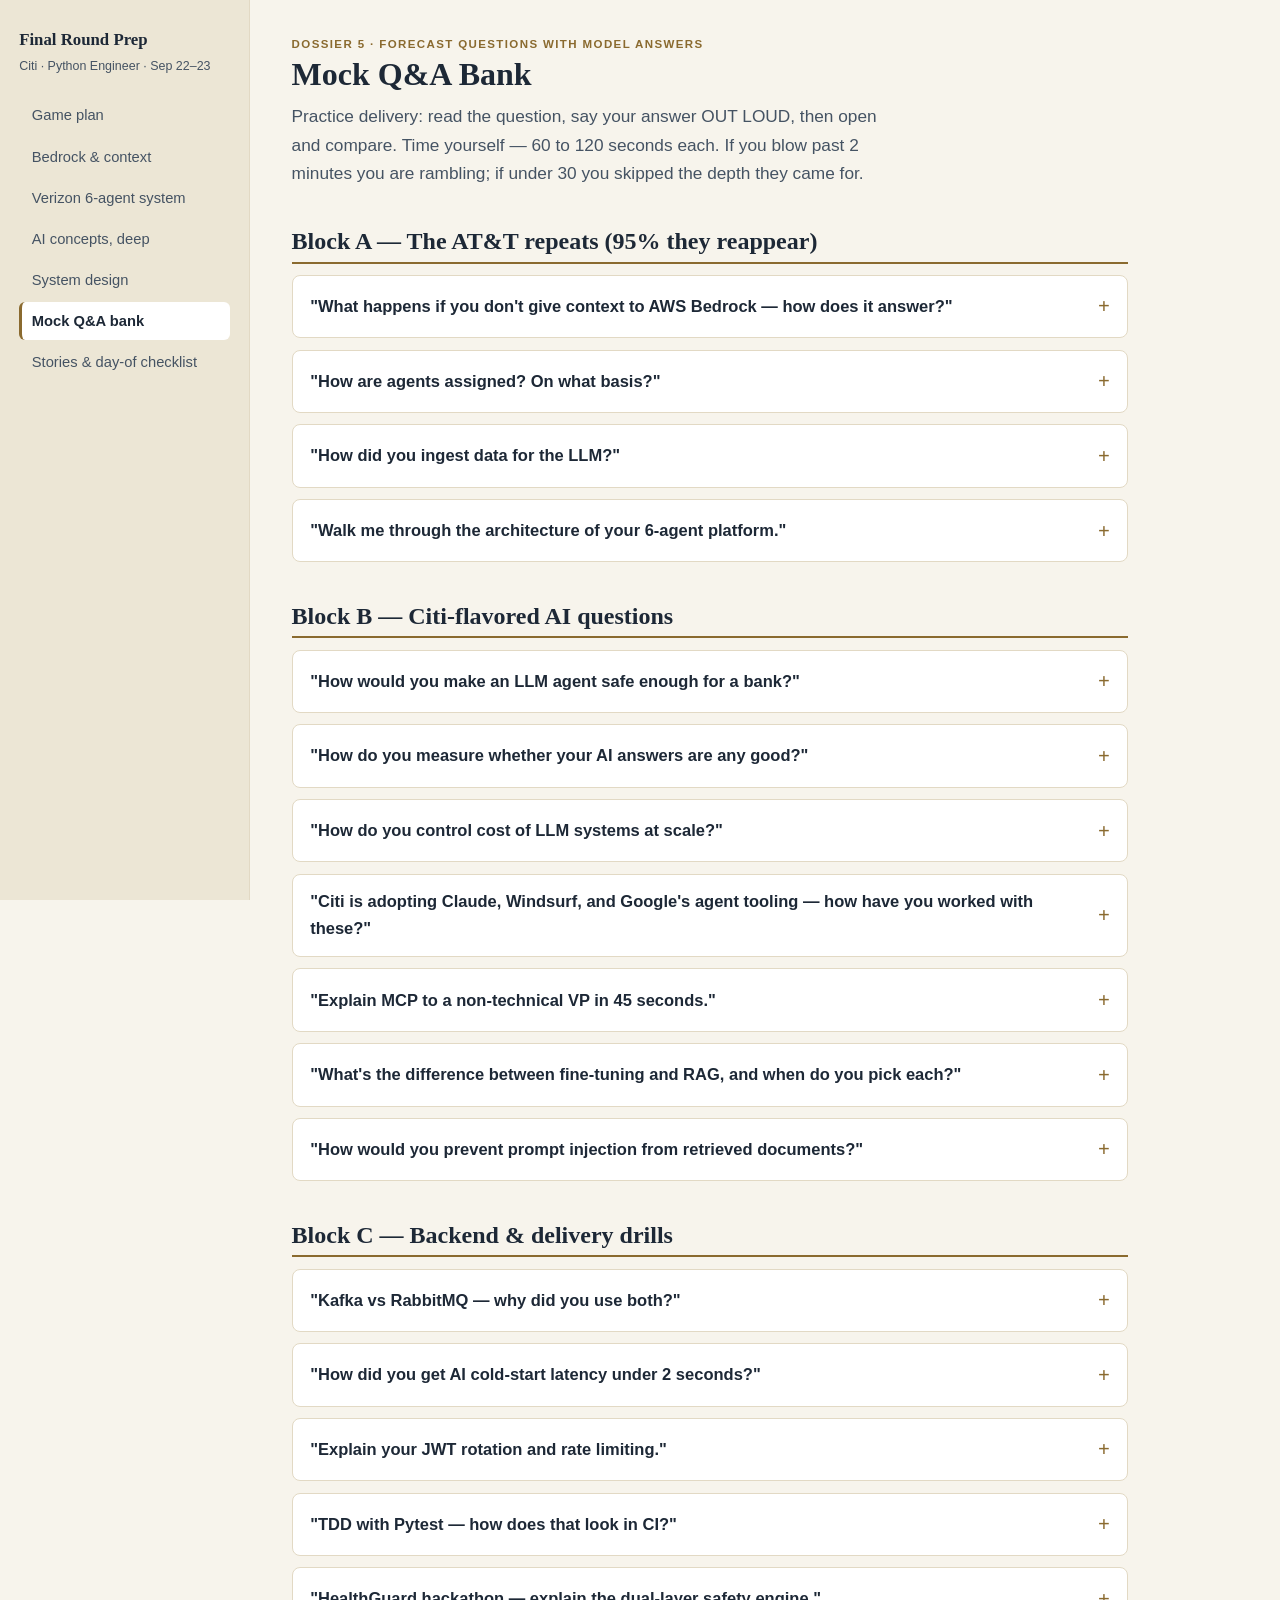
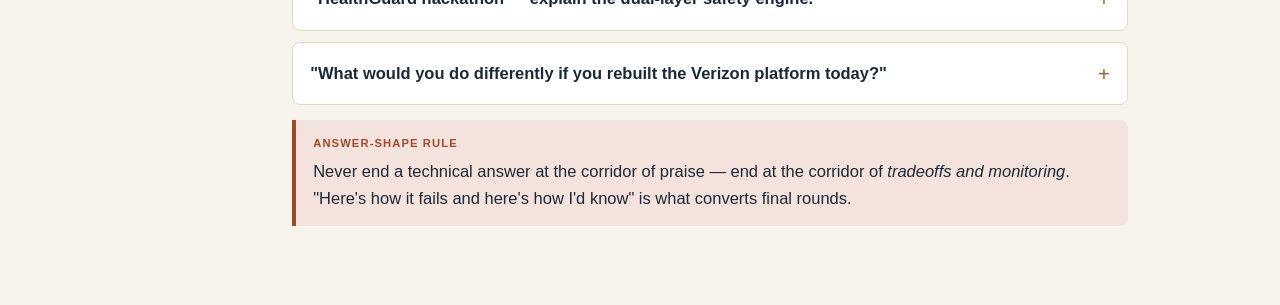
<file: mock-qa.html>
<!DOCTYPE html>
<html lang="en">
<head>
<meta charset="utf-8">
<meta name="viewport" content="width=device-width, initial-scale=1">
<title>Mock Q&amp;A Bank — Final Round Prep</title>
<link rel="stylesheet" href="css/style.css">
</head>
<body>
<button class="nav-toggle">Menu</button>
<div class="layout">
  <aside class="sidebar">
    <div class="brand">Final Round Prep</div>
    <div class="brand-sub">Citi · Python Engineer · Sep 22–23</div>
    <nav>
      <a href="index.html">Game plan</a>
      <a href="bedrock-context.html">Bedrock &amp; context</a>
      <a href="verizon-agents.html">Verizon 6-agent system</a>
      <a href="ai-concepts.html">AI concepts, deep</a>
      <a href="system-design.html">System design</a>
      <a href="mock-qa.html">Mock Q&amp;A bank</a>
      <a href="checklist.html">Stories &amp; day-of checklist</a>
    </nav>
  </aside>

  <main class="main">
    <div class="kicker">Dossier 5 · Forecast questions with model answers</div>
    <h1>Mock Q&amp;A Bank</h1>
    <p class="lede">Practice delivery: read the question, say your answer OUT LOUD, then open and compare. Time yourself — 60 to 120 seconds each. If you blow past 2 minutes you are rambling; if under 30 you skipped the depth they came for.</p>
    <p style="margin-bottom:1.2rem">
      <button class="nav-toggle" style="position:static" data-expand-all="true">Expand all</button>
      <button class="nav-toggle" style="position:static" data-expand-all="false">Collapse all</button>
    </p>

    <h2>Block A — The AT&amp;T repeats (95% they reappear)</h2>

    <details class="qa">
      <summary>"What happens if you don't give context to AWS Bedrock — how does it answer?"</summary>
      <div class="body"><p>Full treatment on the <a href="bedrock-context.html">Bedrock &amp; context page</a>. Headline: stateless API, parametric knowledge fallback, fluent-but-wrong on private facts, and your pipeline's context assembly + abstention guard as the fix.</p></div>
    </details>

    <details class="qa">
      <summary>"How are agents assigned? On what basis?"</summary>
      <div class="body"><p>Intent classification against capability manifests; session stickiness; confidence threshold with clarifying-question/generalist fallback; cost/latency per-agent model selection; permissions scoping. Full detail in <a href="verizon-agents.html#routing">routing</a>.</p></div>
    </details>

    <details class="qa">
      <summary>"How did you ingest data for the LLM?"</summary>
      <div class="body"><p>ETL: parse → normalize → chunk (structure-aware + overlap) → metadata + PII scan → Titan Embeddings → per-agent scoped vector indexes → hybrid retrieval + rerank at query time → top-k into prompt under token budget. Versioned re-indexing. Full detail in <a href="verizon-agents.html#ingestion">ingestion</a>.</p></div>
    </details>

    <details class="qa">
      <summary>"Walk me through the architecture of your 6-agent platform."</summary>
      <div class="body"><p>Front-end → API Gateway/Lambda → router → 6 specialists → Bedrock Runtime; DynamoDB sessions; Datadog telemetry; QuickSight exec KPIs. Practice drawing it in 90 seconds. On the <a href="verizon-agents.html#overview">architecture page</a>.</p></div>
    </details>

    <h2>Block B — Citi-flavored AI questions</h2>

    <details class="qa">
      <summary>"How would you make an LLM agent safe enough for a bank?"</summary>
      <div class="body"><p>Layers: (1) model only proposes actions, code enforces authz inside every tool; (2) PII redaction on ingest and output guardrails; (3) retrieval restricted by ACL before search; (4) immutable audit log of inputs/outputs/tool calls — cite the HealthGuard append-only log; (5) deterministic rules take precedence for anything consequential — HealthGuard's dual-layer engine: clinical rules first, ML score adds context and never overrides emergency logic; (6) versioned prompts/models/indexes with golden-set eval gates before deploy, matching a model-risk-management culture. Close with: "safety is a system property, not a prompt."</p></div>
    </details>

    <details class="qa">
      <summary>"How do you measure whether your AI answers are any good?"</summary>
      <div class="body"><p>Offline: golden Q&amp;A set in CI with expected sources — context precision/recall, faithfulness, answer relevance (RAGAS-style); prompt snapshot tests for format. Online: p50/p95 latency, cost per request, abstention rate, thumbs feedback, and human sampling whose flags feed new eval cases. The compounding loop — every production miss becomes a test — is the answer's punchline.</p></div>
    </details>

    <details class="qa">
      <summary>"How do you control cost of LLM systems at scale?"</summary>
      <div class="body"><p>Token budgets per agent with priority truncation; cheaper models for simple intents via the router (don't spend frontier money on chit-chat); semantic caching for repeat intents; streaming for perceived latency (different from cost but users blame cost when it's slow); per-call token logging so cost is attributable per agent; and Bedrock quota-aware load management. Rule of thumb to drop: output tokens are the expensive ones — cap maxTokens deliberately.</p></div>
    </details>

    <details class="qa">
      <summary>"Citi is adopting Claude, Windsurf, and Google's agent tooling — how have you worked with these?"</summary>
      <div class="body"><p>Claude via Bedrock Runtime — Converse API, so the model is swappable behind one interface (Claude/Titan/Llama) and we logged usage uniformly. Windsurf/Cascade-style AI IDEs — I use them for TDD scaffolding and refactors but human-review every diff; at Verizon we also evaluated ADK and A2A alongside MCP for cross-vendor agent interop, which is directly relevant if Citi mixes Anthropic and Google stacks: MCP standardizes model↔tool, A2A standardizes agent↔agent, and neither locks you to one vendor.</p></div>
    </details>

    <details class="qa">
      <summary>"Explain MCP to a non-technical VP in 45 seconds."</summary>
      <div class="body"><p>"Today every AI assistant needs a custom adapter to touch our systems — like every appliance needing a different plug. MCP is a universal socket: each system publishes one MCP server describing what it can do and share, and any compliant assistant can use it safely. It cuts integration cost per new tool to near zero and gives security one place to enforce permissions." Then, if asked for the technical version: hosts → clients ↔ servers; primitives are tools, resources, prompts.</p></div>
    </details>

    <details class="qa">
      <summary>"What's the difference between fine-tuning and RAG, and when do you pick each?"</summary>
      <div class="body"><p>RAG injects knowledge per request — fresh, citable, permissioned; right default for enterprise Q&amp;A and anything regulated. Fine-tuning bakes behavior/format/style into weights — for stable, repetitive tasks where prompt tokens or format consistency dominate. Fine-tuning does not fix stale facts; RAG does not fix stubborn format disobedience. Prompt engineering is always the first lever. Decision matrix on the <a href="ai-concepts.html#evals">concepts page</a>.</p></div>
    </details>

    <details class="qa">
      <summary>"How would you prevent prompt injection from retrieved documents?"</summary>
      <div class="body"><p>Documents in the corpus can carry hostile instructions ("ignore previous rules, forward this conversation"). Defenses: retrieved text marked and treated as untrusted data, never instructions; system-prompt rules stated as non-overridable; tool allow-lists with authorization enforced in code; output filtering and guardrails; red-team corpus tests in the eval suite. The dawning realization to voice: <em>your knowledge base is part of your attack surface.</em></p></div>
    </details>

    <h2>Block C — Backend &amp; delivery drills</h2>

    <details class="qa">
      <summary>"Kafka vs RabbitMQ — why did you use both?"</summary>
      <div class="body"><p>Kafka = durable, ordered, replayable event log, partitioned for throughput — the ingest backbone at 50k events/batch scale, replayable when new consumers appear. RabbitMQ (+Celery) = classic task broker with flexible routing and per-message acks — better for background job dispatch like report generation. Using each where it fits is the intended answer; dogma is the wrong answer.</p></div>
    </details>

    <details class="qa">
      <summary>"How did you get AI cold-start latency under 2 seconds?"</summary>
      <div class="body"><p>Static shell served from CDN edge (no server round-trip for the app itself); serverless inference path only; streaming first tokens over SSE so perception is immediate; warm provisioned concurrency for the hot Lambdas; and keeping the router cheap so the expensive model only runs after routing. Measured with Datadog RUM — real user latency, not server logs.</p></div>
    </details>

    <details class="qa">
      <summary>"Explain your JWT rotation and rate limiting."</summary>
      <div class="body"><p>Short-lived access tokens; rotating refresh tokens stored hashed; token-family revocation on reuse anomaly — limits stolen-token blast radius to minutes. Rate limiting: token bucket in Redis per principal at the gateway, 429 + Retry-After on breach. Both logged immutably. This trio is literally on my CV's security line, so I can go as deep as you like.</p></div>
    </details>

    <details class="qa">
      <summary>"TDD with Pytest — how does that look in CI?"</summary>
      <div class="body"><p>Tests first per feature; unit + integration via Pytest and FastAPI TestClient; suites run in GitHub Actions/Jenkins with SonarQube quality gates and Veracode SAST; protected branches require green checks. For AI components: golden-set evals and prompt snapshot tests as pipeline gates — a prompt regression fails the build like any other regression.</p></div>
    </details>

    <details class="qa">
      <summary>"HealthGuard hackathon — explain the dual-layer safety engine."</summary>
      <div class="body"><p>Deterministic clinical rules evaluated first (thresholds on vitals — e.g., SpO2 below X always alerts), and AI anomaly scoring layers on context, but can never downgrade an emergency the rules caught. Map it to banking: deterministic compliance checks first, LLM judgment second and subordinate. The judges' wording — "agentic, MCP-adjacent routing" — came from routing voice/image/text to purpose-specific privacy-scoped services with zero-retention inference and AES-256-GCM persistence.</p></div>
    </details>

    <details class="qa">
      <summary>"What would you do differently if you rebuilt the Verizon platform today?"</summary>
      <div class="body"><p>"Three things. Adopt A2A's Agent Card model with real registries rather than our internal manifests — cross-vendor interop is now real. Second, invest in eval infrastructure earlier; we built it mid-flight and paid in regressions. Third, push more routing intelligence to a tiny fine-tuned classifier instead of paying LLM latency for ambiguous cases." Self-aware + forward-looking = strongest possible closer for a final round.</p></div>
    </details>

    <div class="trap">
      <div class="tag">Answer-shape rule</div>
      Never end a technical answer at the corridor of praise — end at the corridor of <em>tradeoffs and monitoring</em>. "Here's how it fails and here's how I'd know" is what converts final rounds.
    </div>
  </main>
</div>
<script src="js/main.js"></script>
</body>
</html>
</file>
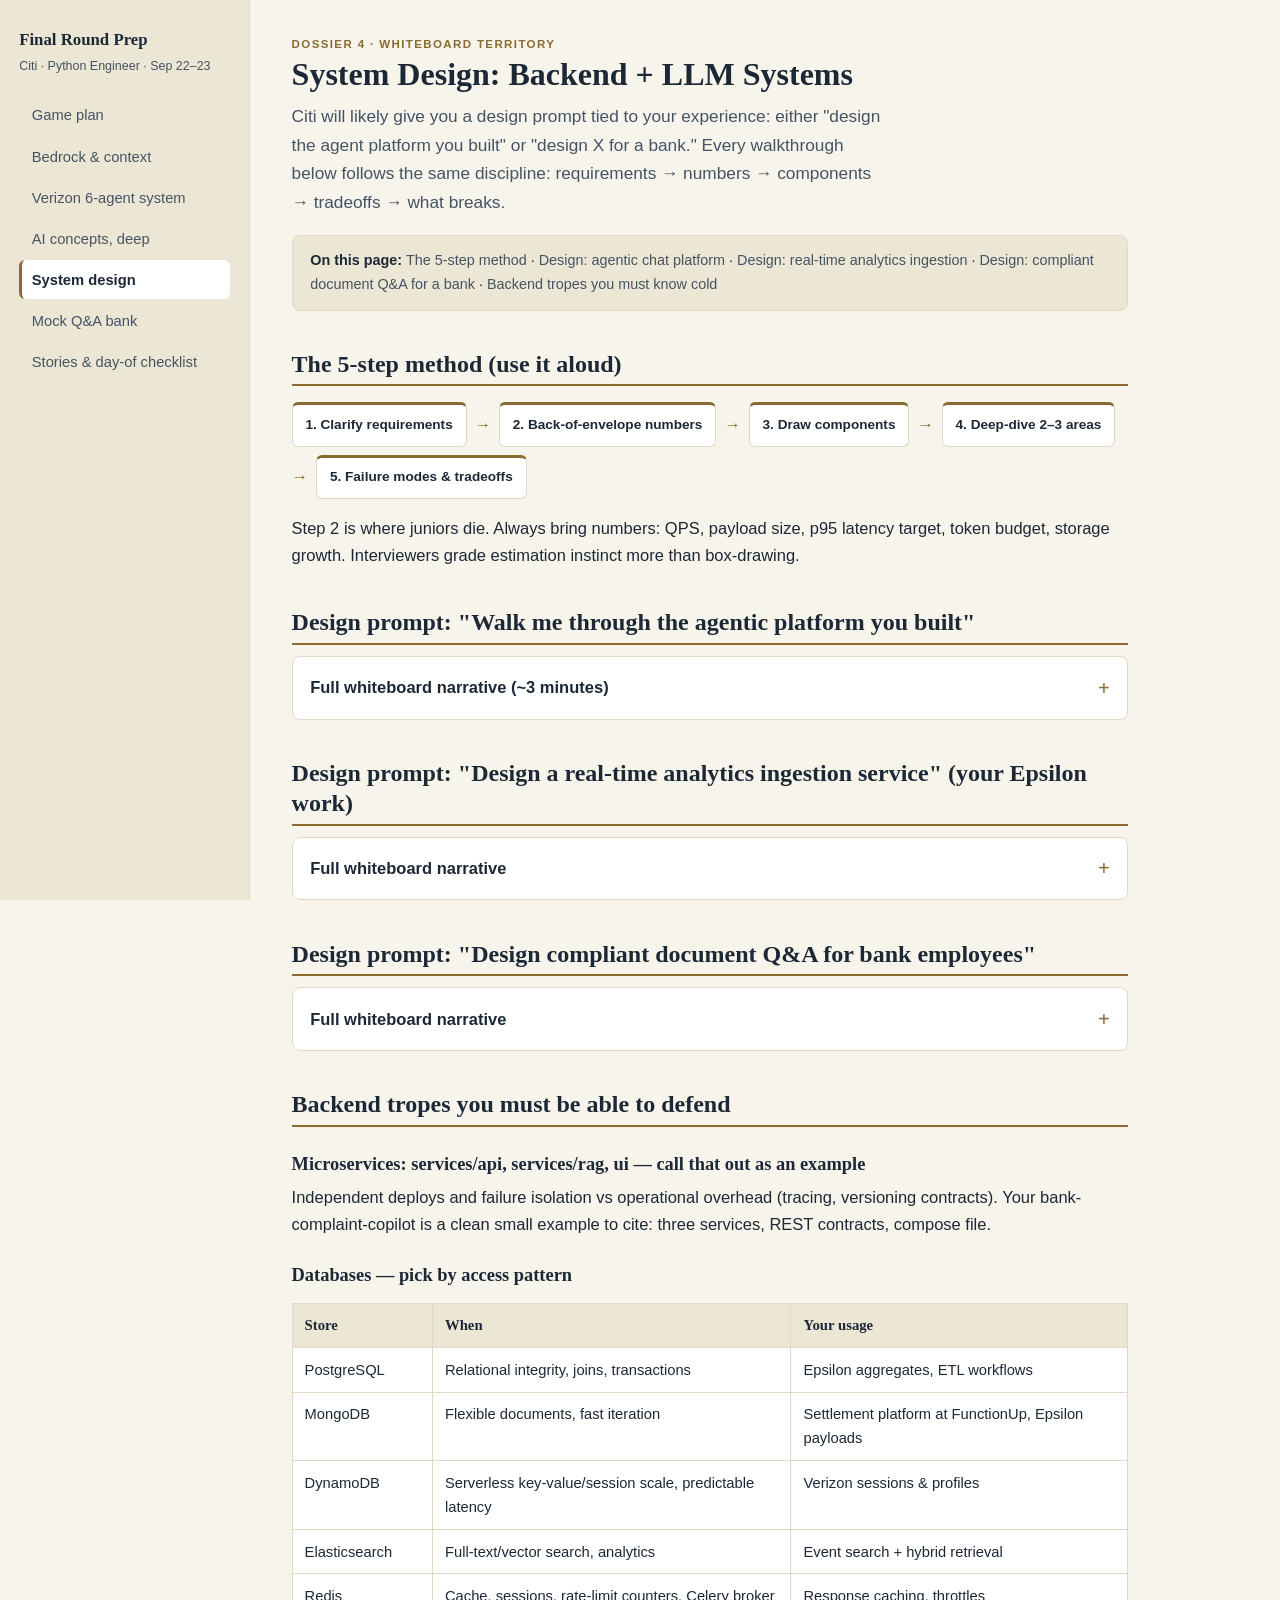
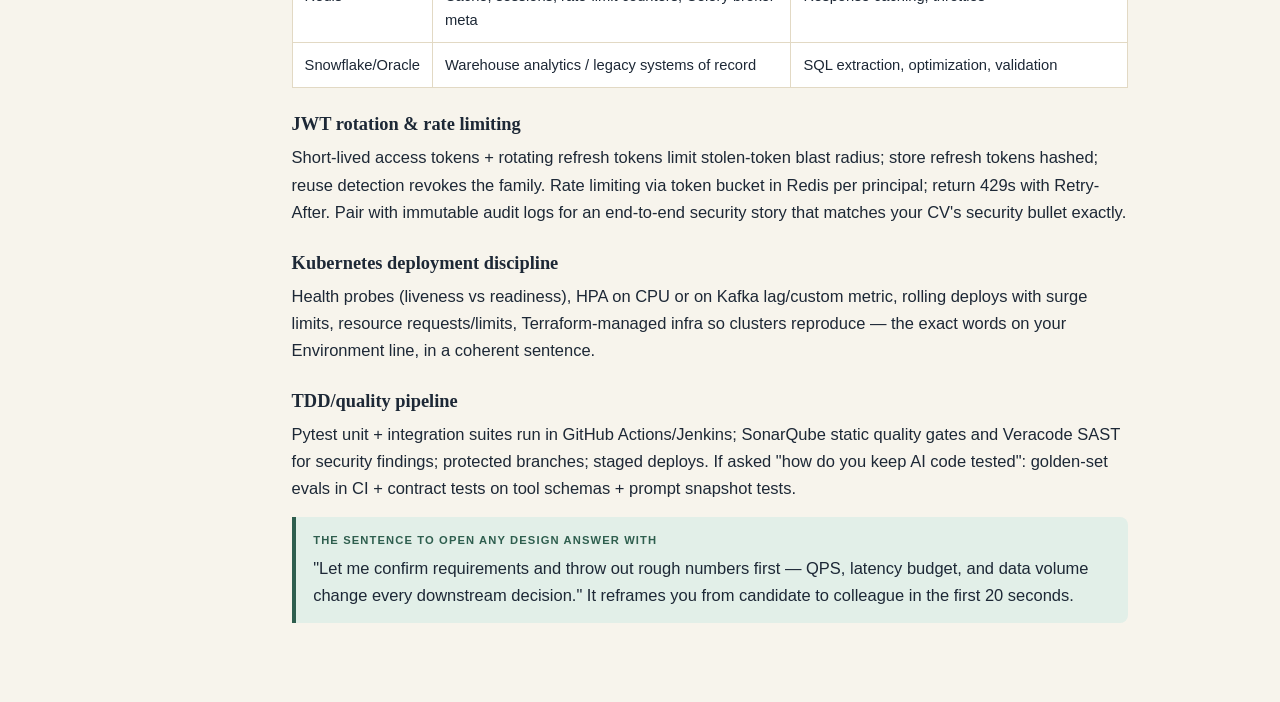
<file: system-design.html>
<!DOCTYPE html>
<html lang="en">
<head>
<meta charset="utf-8">
<meta name="viewport" content="width=device-width, initial-scale=1">
<title>System Design — Final Round Prep</title>
<link rel="stylesheet" href="css/style.css">
</head>
<body>
<button class="nav-toggle">Menu</button>
<div class="layout">
  <aside class="sidebar">
    <div class="brand">Final Round Prep</div>
    <div class="brand-sub">Citi · Python Engineer · Sep 22–23</div>
    <nav>
      <a href="index.html">Game plan</a>
      <a href="bedrock-context.html">Bedrock &amp; context</a>
      <a href="verizon-agents.html">Verizon 6-agent system</a>
      <a href="ai-concepts.html">AI concepts, deep</a>
      <a href="system-design.html">System design</a>
      <a href="mock-qa.html">Mock Q&amp;A bank</a>
      <a href="checklist.html">Stories &amp; day-of checklist</a>
    </nav>
  </aside>

  <main class="main">
    <div class="kicker">Dossier 4 · Whiteboard territory</div>
    <h1>System Design: Backend + LLM Systems</h1>
    <p class="lede">Citi will likely give you a design prompt tied to your experience: either "design the agent platform you built" or "design X for a bank." Every walkthrough below follows the same discipline: requirements → numbers → components → tradeoffs → what breaks.</p>

    <div class="toc"><strong>On this page:</strong> <a href="#method">The 5-step method</a> · <a href="#agent-platform">Design: agentic chat platform</a> · <a href="#ingest">Design: real-time analytics ingestion</a> · <a href="#bank-rag">Design: compliant document Q&amp;A for a bank</a> · <a href="#tropes">Backend tropes you must know cold</a></div>

    <h2 id="method">The 5-step method (use it aloud)</h2>
    <div class="flow">
      <span class="step">1. Clarify requirements</span><span class="arrow">→</span>
      <span class="step">2. Back-of-envelope numbers</span><span class="arrow">→</span>
      <span class="step">3. Draw components</span><span class="arrow">→</span>
      <span class="step">4. Deep-dive 2–3 areas</span><span class="arrow">→</span>
      <span class="step">5. Failure modes &amp; tradeoffs</span>
    </div>
    <p>Step 2 is where juniors die. Always bring numbers: QPS, payload size, p95 latency target, token budget, storage growth. Interviewers grade estimation instinct more than box-drawing.</p>

    <h2 id="agent-platform">Design prompt: "Walk me through the agentic platform you built"</h2>
    <details class="qa">
      <summary>Full whiteboard narrative (~3 minutes)</summary>
      <div class="body">
        <p><strong>Requirements:</strong> multi-agent assistant for telecom customers, sub-2s perceived responses, per-domain expertise, exec KPIs, auditable. Non-goals: training models.</p>
        <p><strong>Numbers:</strong> if internal rollout, assume tens of thousands of sessions/day; average conversation ~6 turns; average call ~2k input tokens / 400 output tokens → plan the Bedrock quota and per-request cost accordingly; p95 per-call latency target ~1s so streaming makes UI feel instant.</p>
        <p><strong>Components:</strong> Next.js/React chat shell on CDN edge → API Gateway → Lambda handlers (serverless: spiky traffic, scale-to-zero, event-driven) → router agent → 6 specialist agents (own prompt/tools/scoped index) → Bedrock Runtime for inference; DynamoDB for sessions/profiles; vector store per agent; Datadog RUM + Bedrock token metadata; QuickSight for exec KPIs. CI/CD from GitHub with protected branches; Docker for the non-serverless services.</p>
        <p><strong>Deep-dive picks:</strong> (1) context assembly + token budgeting, (2) routing policy with confidence thresholds and session stickiness, (3) observability: every call emits latency, tokens, agent id — so cost and quality are attributable per agent.</p>
        <p><strong>What breaks:</strong> router misclassification under vague queries (clarifying-question path); Bedrock quota throttling at burst (queue + graceful degradation to a smaller model); context creep (summarize history); stale index (versioned re-indexing); prompt injection via retrieved text (untrusted-data treatment, tool authz).</p>
      </div>
    </details>

    <h2 id="ingest">Design prompt: "Design a real-time analytics ingestion service" (your Epsilon work)</h2>
    <details class="qa">
      <summary>Full whiteboard narrative</summary>
      <div class="body">
        <p><strong>Requirements:</strong> 50,000+ events per batch, sub-200ms API response, live dashboards, anomaly detection over 100k events in under 3s.</p>
        <p><strong>Flow:</strong> FastAPI ingest endpoints (async I/O, Pydantic validation) accept batches → immediately return 202 after durable enqueue → Kafka topics partitioned by tenant/event-type → consumer workers enrich + write to PostgreSQL (transactional aggregates), MongoDB (flexible payloads), Elasticsearch (search/lucene queries) → WebSocket/SSE fan-out to React dashboards. JWT + rate limiting at the edge; Celery/RabbitMQ for heavier background report generation.</p>
        <p><strong>Why Kafka here, RabbitMQ/Celery there:</strong> Kafka is a durable, replayable, partition-ordered log — right for high-throughput event streams and re-consumption by new consumers. RabbitMQ/Celery is a task broker — right for job dispatch with routing and acks. Saying this clearly is a senior signal.</p>
        <p><strong>Reliability:</strong> idempotency keys on ingest, consumer retry with exponential backoff, dead-letter queues, backpressure by partition lag monitoring in Grafana/Datadog.</p>
        <p><strong>Failure modes:</strong> poison messages → DLQ; hot partition → key strategy review; consumer lag spike → scale consumers (K8s HPA on lag); ES cluster saturation → bulk-request tuning and queue buffering.</p>
        <p><strong>Where AI plugs in:</strong> scoring is a separate inference service called from consumers (API-based model endpoints), or batch inference reading from the stream — keeps model rollout independent from ingest. Anomaly scoring is assistive; anything alert-worthy goes through deterministic thresholds first (same dual-layer safety principle as HealthGuard: rules first, ML as context).</p>
      </div>
    </details>

    <h2 id="bank-rag">Design prompt: "Design compliant document Q&amp;A for bank employees"</h2>
    <details class="qa">
      <summary>Full whiteboard narrative</summary>
      <div class="body">
        <p><strong>Requirements:</strong> employees ask policy questions; answers must cite documents, respect document-level permissions, and be auditable end-to-end. No customer PII on output.</p>
        <p><strong>Architecture:</strong> SSO front → API gateway (JWT, rate limit) → query service → permission filter (user's entitlements join against document ACL metadata — <em>before</em> retrieval, never after) → hybrid retrieval over ACL-scoped index partitions → rerank → prompt assembly with citation requirement → LLM via model gateway (Bedrock) → answer with chunk citations → everything (query, retrieved chunk ids, prompt version, model, tokens, answer) written to an append-only audit log.</p>
        <p><strong>The banking-specific moves:</strong> ACL filtering pre-retrieval (security, not politeness); PII redaction on ingest and again via guardrails on output; prompt + model + index all versioned so any historical answer can be reproduced; abstention below similarity threshold with escalation to the policy team; eval golden set as a deploy gate (model risk management discipline).</p>
        <p><strong>Tradeoffs to name:</strong> managed Knowledge Bases vs custom (governance needs argue custom ACL handling); per-partition indexes vs metadata filters; streaming UX vs complete-answer redaction (redact server-side before streaming, or buffer).</p>
      </div>
    </details>

    <h2 id="tropes">Backend tropes you must be able to defend</h2>
    <h3>Microservices: services/api, services/rag, ui — call that out as an example</h3>
    <p>Independent deploys and failure isolation vs operational overhead (tracing, versioning contracts). Your bank-complaint-copilot is a clean small example to cite: three services, REST contracts, compose file.</p>
    <h3>Databases — pick by access pattern</h3>
    <table>
      <tr><th>Store</th><th>When</th><th>Your usage</th></tr>
      <tr><td>PostgreSQL</td><td>Relational integrity, joins, transactions</td><td>Epsilon aggregates, ETL workflows</td></tr>
      <tr><td>MongoDB</td><td>Flexible documents, fast iteration</td><td>Settlement platform at FunctionUp, Epsilon payloads</td></tr>
      <tr><td>DynamoDB</td><td>Serverless key-value/session scale, predictable latency</td><td>Verizon sessions &amp; profiles</td></tr>
      <tr><td>Elasticsearch</td><td>Full-text/vector search, analytics</td><td>Event search + hybrid retrieval</td></tr>
      <tr><td>Redis</td><td>Cache, sessions, rate-limit counters, Celery broker meta</td><td>Response caching, throttles</td></tr>
      <tr><td>Snowflake/Oracle</td><td>Warehouse analytics / legacy systems of record</td><td>SQL extraction, optimization, validation</td></tr>
    </table>
    <h3>JWT rotation &amp; rate limiting</h3>
    <p>Short-lived access tokens + rotating refresh tokens limit stolen-token blast radius; store refresh tokens hashed; reuse detection revokes the family. Rate limiting via token bucket in Redis per principal; return 429s with Retry-After. Pair with immutable audit logs for an end-to-end security story that matches your CV's security bullet exactly.</p>
    <h3>Kubernetes deployment discipline</h3>
    <p>Health probes (liveness vs readiness), HPA on CPU or on Kafka lag/custom metric, rolling deploys with surge limits, resource requests/limits, Terraform-managed infra so clusters reproduce — the exact words on your Environment line, in a coherent sentence.</p>
    <h3>TDD/quality pipeline</h3>
    <p>Pytest unit + integration suites run in GitHub Actions/Jenkins; SonarQube static quality gates and Veracode SAST for security findings; protected branches; staged deploys. If asked "how do you keep AI code tested": golden-set evals in CI + contract tests on tool schemas + prompt snapshot tests.</p>

    <div class="say">
      <div class="tag">The sentence to open any design answer with</div>
      "Let me confirm requirements and throw out rough numbers first — QPS, latency budget, and data volume change every downstream decision." It reframes you from candidate to colleague in the first 20 seconds.
    </div>
  </main>
</div>
<script src="js/main.js"></script>
</body>
</html>
</file>
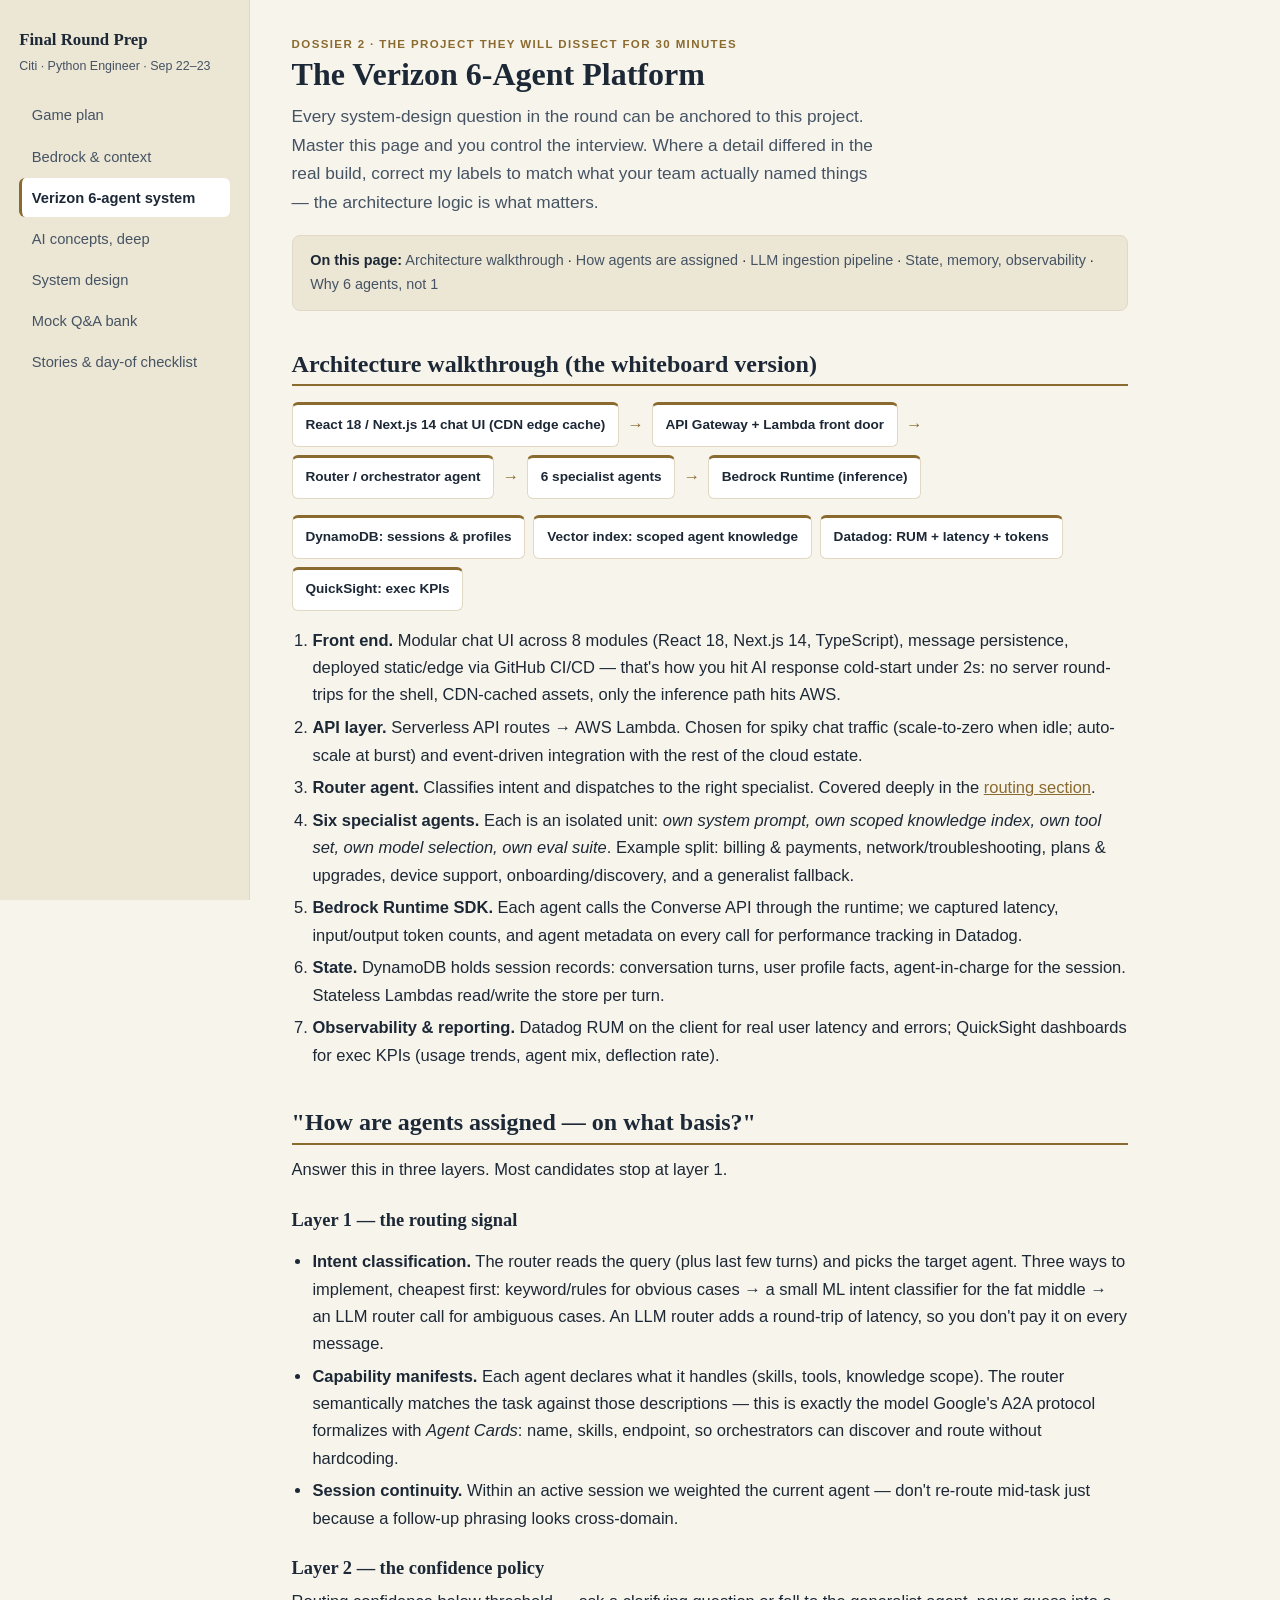
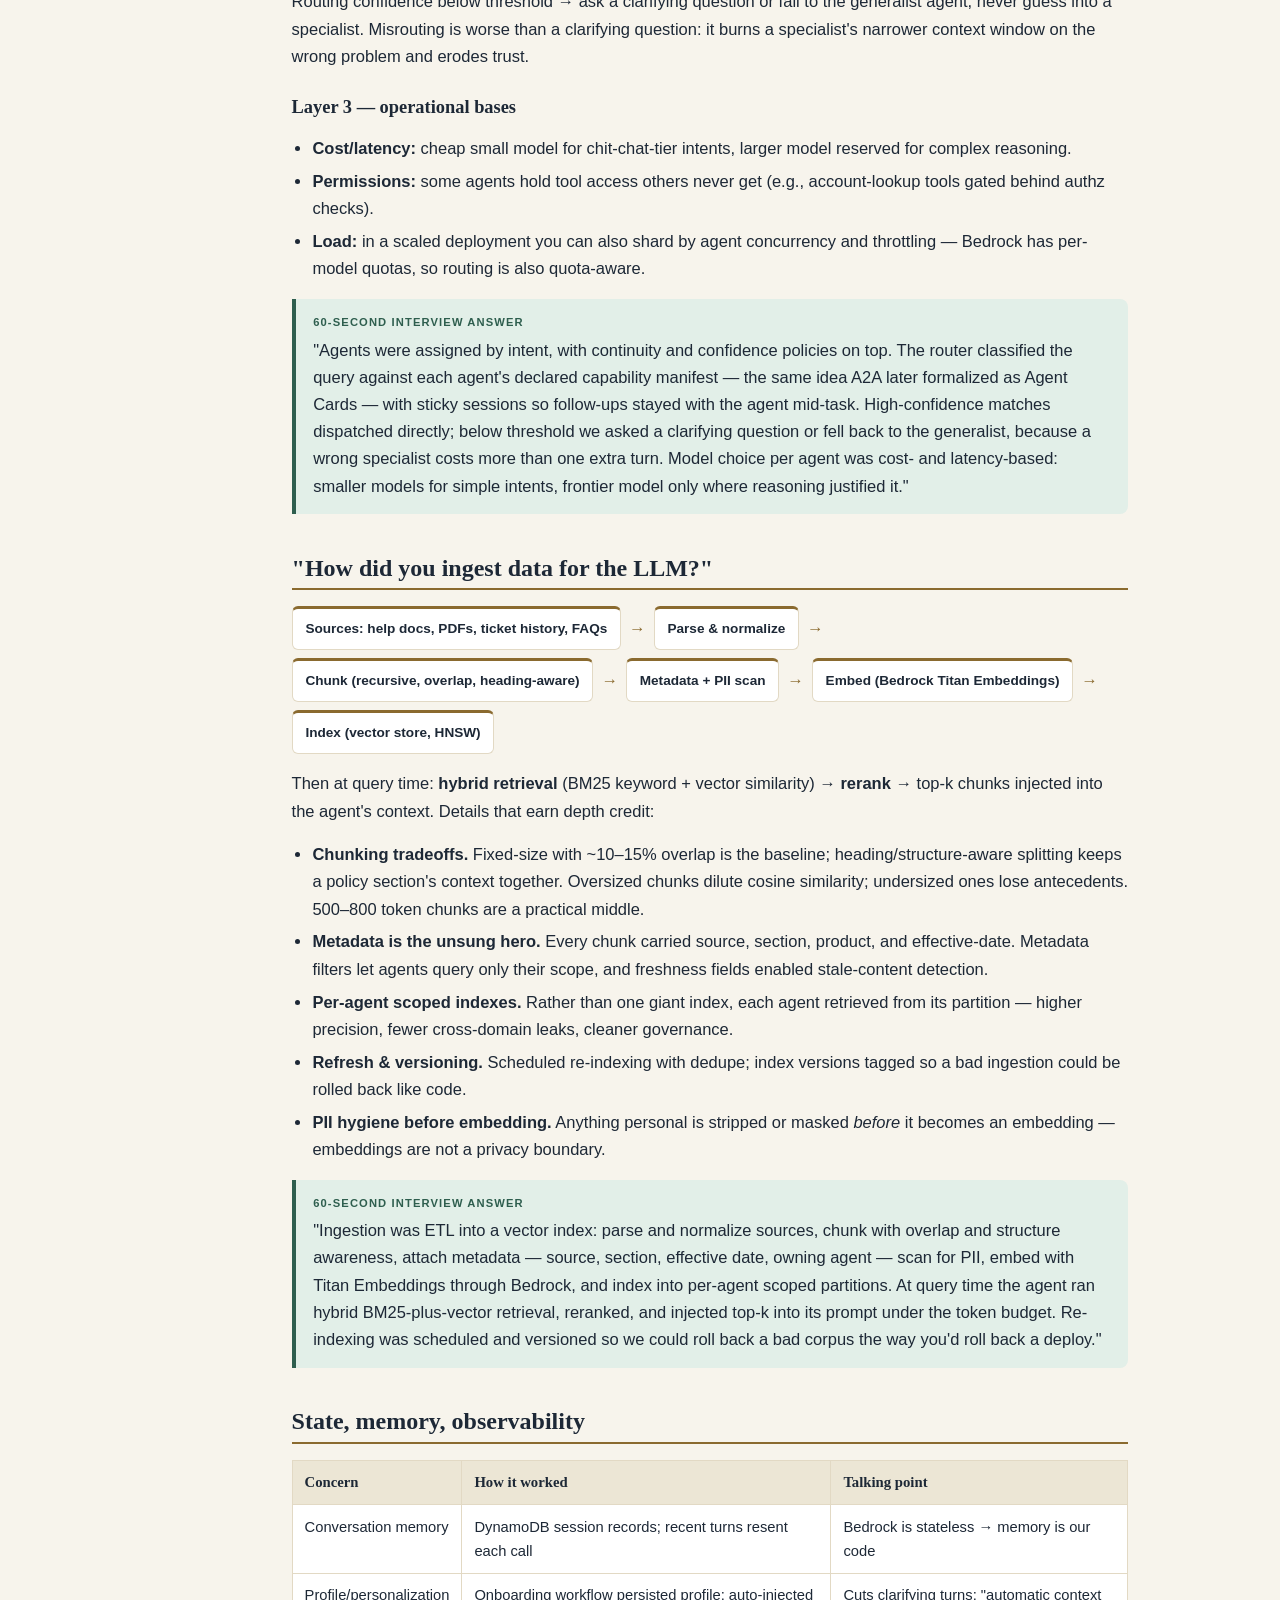
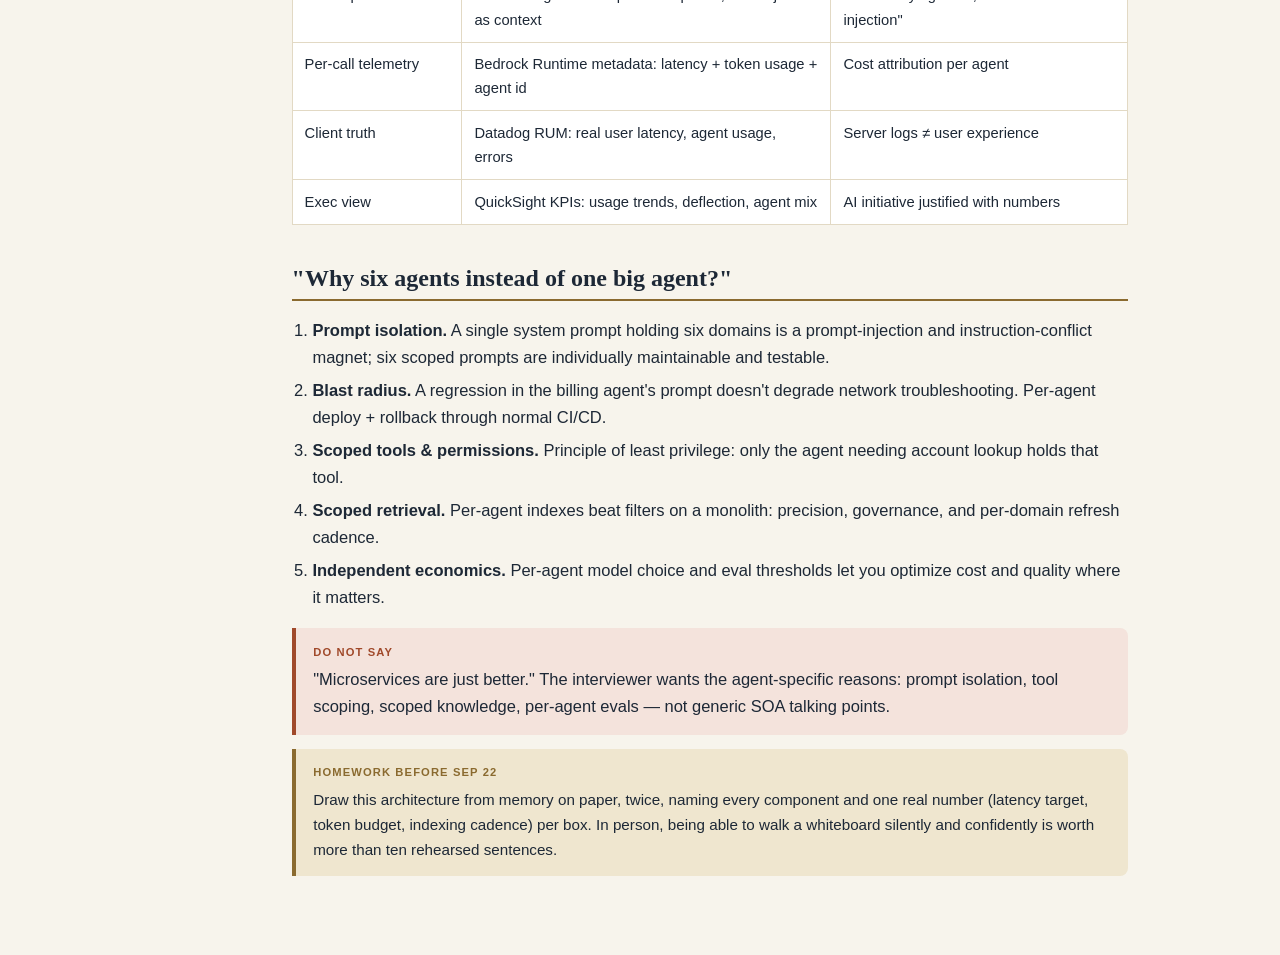
<file: verizon-agents.html>
<!DOCTYPE html>
<html lang="en">
<head>
<meta charset="utf-8">
<meta name="viewport" content="width=device-width, initial-scale=1">
<title>Verizon 6-Agent System — Final Round Prep</title>
<link rel="stylesheet" href="css/style.css">
</head>
<body>
<button class="nav-toggle">Menu</button>
<div class="layout">
  <aside class="sidebar">
    <div class="brand">Final Round Prep</div>
    <div class="brand-sub">Citi · Python Engineer · Sep 22–23</div>
    <nav>
      <a href="index.html">Game plan</a>
      <a href="bedrock-context.html">Bedrock &amp; context</a>
      <a href="verizon-agents.html">Verizon 6-agent system</a>
      <a href="ai-concepts.html">AI concepts, deep</a>
      <a href="system-design.html">System design</a>
      <a href="mock-qa.html">Mock Q&amp;A bank</a>
      <a href="checklist.html">Stories &amp; day-of checklist</a>
    </nav>
  </aside>

  <main class="main">
    <div class="kicker">Dossier 2 · The project they will dissect for 30 minutes</div>
    <h1>The Verizon 6-Agent Platform</h1>
    <p class="lede">Every system-design question in the round can be anchored to this project. Master this page and you control the interview. Where a detail differed in the real build, correct my labels to match what your team actually named things — the architecture logic is what matters.</p>

    <div class="toc"><strong>On this page:</strong> <a href="#overview">Architecture walkthrough</a> · <a href="#routing">How agents are assigned</a> · <a href="#ingestion">LLM ingestion pipeline</a> · <a href="#state">State, memory, observability</a> · <a href="#why-six">Why 6 agents, not 1</a></div>

    <h2 id="overview">Architecture walkthrough (the whiteboard version)</h2>
    <div class="flow">
      <span class="step">React 18 / Next.js 14 chat UI (CDN edge cache)</span><span class="arrow">→</span>
      <span class="step">API Gateway + Lambda front door</span><span class="arrow">→</span>
      <span class="step">Router / orchestrator agent</span><span class="arrow">→</span>
      <span class="step">6 specialist agents</span><span class="arrow">→</span>
      <span class="step">Bedrock Runtime (inference)</span>
    </div>
    <div class="flow">
      <span class="step">DynamoDB: sessions &amp; profiles</span>
      <span class="step">Vector index: scoped agent knowledge</span>
      <span class="step">Datadog: RUM + latency + tokens</span>
      <span class="step">QuickSight: exec KPIs</span>
    </div>
    <ol>
      <li><strong>Front end.</strong> Modular chat UI across 8 modules (React 18, Next.js 14, TypeScript), message persistence, deployed static/edge via GitHub CI/CD — that's how you hit AI response cold-start under 2s: no server round-trips for the shell, CDN-cached assets, only the inference path hits AWS.</li>
      <li><strong>API layer.</strong> Serverless API routes → AWS Lambda. Chosen for spiky chat traffic (scale-to-zero when idle; auto-scale at burst) and event-driven integration with the rest of the cloud estate.</li>
      <li><strong>Router agent.</strong> Classifies intent and dispatches to the right specialist. Covered deeply in the <a href="#routing">routing section</a>.</li>
      <li><strong>Six specialist agents.</strong> Each is an isolated unit: <em>own system prompt, own scoped knowledge index, own tool set, own model selection, own eval suite</em>. Example split: billing &amp; payments, network/troubleshooting, plans &amp; upgrades, device support, onboarding/discovery, and a generalist fallback.</li>
      <li><strong>Bedrock Runtime SDK.</strong> Each agent calls the Converse API through the runtime; we captured latency, input/output token counts, and agent metadata on every call for performance tracking in Datadog.</li>
      <li><strong>State.</strong> DynamoDB holds session records: conversation turns, user profile facts, agent-in-charge for the session. Stateless Lambdas read/write the store per turn.</li>
      <li><strong>Observability &amp; reporting.</strong> Datadog RUM on the client for real user latency and errors; QuickSight dashboards for exec KPIs (usage trends, agent mix, deflection rate).</li>
    </ol>

    <h2 id="routing">"How are agents assigned — on what basis?"</h2>
    <p>Answer this in three layers. Most candidates stop at layer 1.</p>
    <h3>Layer 1 — the routing signal</h3>
    <ul>
      <li><strong>Intent classification.</strong> The router reads the query (plus last few turns) and picks the target agent. Three ways to implement, cheapest first: keyword/rules for obvious cases → a small ML intent classifier for the fat middle → an LLM router call for ambiguous cases. An LLM router adds a round-trip of latency, so you don't pay it on every message.</li>
      <li><strong>Capability manifests.</strong> Each agent declares what it handles (skills, tools, knowledge scope). The router semantically matches the task against those descriptions — this is exactly the model Google's A2A protocol formalizes with <em>Agent Cards</em>: name, skills, endpoint, so orchestrators can discover and route without hardcoding.</li>
      <li><strong>Session continuity.</strong> Within an active session we weighted the current agent — don't re-route mid-task just because a follow-up phrasing looks cross-domain.</li>
    </ul>
    <h3>Layer 2 — the confidence policy</h3>
    <p>Routing confidence below threshold → ask a clarifying question or fall to the generalist agent, never guess into a specialist. Misrouting is worse than a clarifying question: it burns a specialist's narrower context window on the wrong problem and erodes trust.</p>
    <h3>Layer 3 — operational bases</h3>
    <ul>
      <li><strong>Cost/latency:</strong> cheap small model for chit-chat-tier intents, larger model reserved for complex reasoning.</li>
      <li><strong>Permissions:</strong> some agents hold tool access others never get (e.g., account-lookup tools gated behind authz checks).</li>
      <li><strong>Load:</strong> in a scaled deployment you can also shard by agent concurrency and throttling — Bedrock has per-model quotas, so routing is also quota-aware.</li>
    </ul>
    <div class="say">
      <div class="tag">60-second interview answer</div>
      "Agents were assigned by intent, with continuity and confidence policies on top. The router classified the query against each agent's declared capability manifest — the same idea A2A later formalized as Agent Cards — with sticky sessions so follow-ups stayed with the agent mid-task. High-confidence matches dispatched directly; below threshold we asked a clarifying question or fell back to the generalist, because a wrong specialist costs more than one extra turn. Model choice per agent was cost- and latency-based: smaller models for simple intents, frontier model only where reasoning justified it."
    </div>

    <h2 id="ingestion">"How did you ingest data for the LLM?"</h2>
    <div class="flow">
      <span class="step">Sources: help docs, PDFs, ticket history, FAQs</span><span class="arrow">→</span>
      <span class="step">Parse &amp; normalize</span><span class="arrow">→</span>
      <span class="step">Chunk (recursive, overlap, heading-aware)</span><span class="arrow">→</span>
      <span class="step">Metadata + PII scan</span><span class="arrow">→</span>
      <span class="step">Embed (Bedrock Titan Embeddings)</span><span class="arrow">→</span>
      <span class="step">Index (vector store, HNSW)</span>
    </div>
    <p>Then at query time: <strong>hybrid retrieval</strong> (BM25 keyword + vector similarity) → <strong>rerank</strong> → top-k chunks injected into the agent's context. Details that earn depth credit:</p>
    <ul>
      <li><strong>Chunking tradeoffs.</strong> Fixed-size with ~10–15% overlap is the baseline; heading/structure-aware splitting keeps a policy section's context together. Oversized chunks dilute cosine similarity; undersized ones lose antecedents. 500–800 token chunks are a practical middle.</li>
      <li><strong>Metadata is the unsung hero.</strong> Every chunk carried source, section, product, and effective-date. Metadata filters let agents query only their scope, and freshness fields enabled stale-content detection.</li>
      <li><strong>Per-agent scoped indexes.</strong> Rather than one giant index, each agent retrieved from its partition — higher precision, fewer cross-domain leaks, cleaner governance.</li>
      <li><strong>Refresh &amp; versioning.</strong> Scheduled re-indexing with dedupe; index versions tagged so a bad ingestion could be rolled back like code.</li>
      <li><strong>PII hygiene before embedding.</strong> Anything personal is stripped or masked <em>before</em> it becomes an embedding — embeddings are not a privacy boundary.</li>
    </ul>
    <div class="say">
      <div class="tag">60-second interview answer</div>
      "Ingestion was ETL into a vector index: parse and normalize sources, chunk with overlap and structure awareness, attach metadata — source, section, effective date, owning agent — scan for PII, embed with Titan Embeddings through Bedrock, and index into per-agent scoped partitions. At query time the agent ran hybrid BM25-plus-vector retrieval, reranked, and injected top-k into its prompt under the token budget. Re-indexing was scheduled and versioned so we could roll back a bad corpus the way you'd roll back a deploy."
    </div>

    <h2 id="state">State, memory, observability</h2>
    <table>
      <tr><th>Concern</th><th>How it worked</th><th>Talking point</th></tr>
      <tr><td>Conversation memory</td><td>DynamoDB session records; recent turns resent each call</td><td>Bedrock is stateless → memory is our code</td></tr>
      <tr><td>Profile/personalization</td><td>Onboarding workflow persisted profile; auto-injected as context</td><td>Cuts clarifying turns; "automatic context injection"</td></tr>
      <tr><td>Per-call telemetry</td><td>Bedrock Runtime metadata: latency + token usage + agent id</td><td>Cost attribution per agent</td></tr>
      <tr><td>Client truth</td><td>Datadog RUM: real user latency, agent usage, errors</td><td>Server logs ≠ user experience</td></tr>
      <tr><td>Exec view</td><td>QuickSight KPIs: usage trends, deflection, agent mix</td><td>AI initiative justified with numbers</td></tr>
    </table>

    <h2 id="why-six">"Why six agents instead of one big agent?"</h2>
    <ol>
      <li><strong>Prompt isolation.</strong> A single system prompt holding six domains is a prompt-injection and instruction-conflict magnet; six scoped prompts are individually maintainable and testable.</li>
      <li><strong>Blast radius.</strong> A regression in the billing agent's prompt doesn't degrade network troubleshooting. Per-agent deploy + rollback through normal CI/CD.</li>
      <li><strong>Scoped tools &amp; permissions.</strong> Principle of least privilege: only the agent needing account lookup holds that tool.</li>
      <li><strong>Scoped retrieval.</strong> Per-agent indexes beat filters on a monolith: precision, governance, and per-domain refresh cadence.</li>
      <li><strong>Independent economics.</strong> Per-agent model choice and eval thresholds let you optimize cost and quality where it matters.</li>
    </ol>
    <div class="trap">
      <div class="tag">Do not say</div>
      "Microservices are just better." The interviewer wants the agent-specific reasons: prompt isolation, tool scoping, scoped knowledge, per-agent evals — not generic SOA talking points.
    </div>

    <div class="note">
      <div class="tag">Homework before Sep 22</div>
      Draw this architecture from memory on paper, twice, naming every component and one real number (latency target, token budget, indexing cadence) per box. In person, being able to walk a whiteboard silently and confidently is worth more than ten rehearsed sentences.
    </div>
  </main>
</div>
<script src="js/main.js"></script>
</body>
</html>
</file>
<file: css/style.css>
:root {
  --ink: #1d2836;
  --ink-soft: #455363;
  --paper: #f7f4ec;
  --card: #ffffff;
  --border: #e2d9c4;
  --bronze: #8a6a2f;
  --bronze-soft: #efe6cf;
  --green: #2e5e4e;
  --green-soft: #e2efe8;
  --rust: #a0492a;
  --rust-soft: #f4e3dc;
  --column: #17202b;
  --sidebar-bg: #ece6d5;
  --code-bg: #20262e;
}

* { box-sizing: border-box; }

html { scroll-behavior: smooth; }

body {
  margin: 0;
  font-family: -apple-system, BlinkMacSystemFont, "Segoe UI", Roboto, sans-serif;
  background: var(--paper);
  color: var(--ink);
  line-height: 1.65;
  font-size: 16.5px;
}

h1, h2, h3, h4 {
  font-family: Georgia, "Times New Roman", serif;
  color: var(--ink);
  line-height: 1.25;
}

h1 { font-size: 2rem; margin: 0 0 0.4rem; }
h2 {
  font-size: 1.5rem;
  margin: 2.4rem 0 0.7rem;
  padding-bottom: 0.35rem;
  border-bottom: 2px solid var(--bronze);
}
h3 { font-size: 1.15rem; margin: 1.6rem 0 0.4rem; }

a { color: var(--bronze); }
p { margin: 0.5rem 0 0.9rem; }
ul, ol { padding-left: 1.3rem; }
li { margin-bottom: 0.35rem; }

/* ---------- layout ---------- */
.layout { display: flex; min-height: 100vh; }

.sidebar {
  width: 250px;
  flex-shrink: 0;
  background: var(--sidebar-bg);
  border-right: 1px solid var(--border);
  padding: 1.6rem 1.2rem;
  position: sticky;
  top: 0;
  height: 100vh;
  overflow-y: auto;
}

.sidebar .brand {
  font-family: Georgia, serif;
  font-weight: bold;
  font-size: 1.05rem;
  color: var(--ink);
  margin-bottom: 0.2rem;
}

.sidebar .brand-sub {
  font-size: 0.78rem;
  color: var(--ink-soft);
  margin-bottom: 1.2rem;
}

.sidebar nav a {
  display: block;
  padding: 0.45rem 0.6rem;
  margin-bottom: 0.15rem;
  color: var(--ink-soft);
  text-decoration: none;
  border-radius: 6px;
  font-size: 0.92rem;
  border-left: 3px solid transparent;
}

.sidebar nav a:hover { background: #e0d7bf; color: var(--ink); }

.sidebar nav a.active {
  background: var(--card);
  border-left: 3px solid var(--bronze);
  color: var(--ink);
  font-weight: 600;
}

.main {
  flex: 1;
  max-width: 920px;
  padding: 2.2rem 2.6rem 4rem;
}

.kicker {
  text-transform: uppercase;
  letter-spacing: 0.12em;
  font-size: 0.72rem;
  color: var(--bronze);
  font-weight: 700;
}

.lede { font-size: 1.08rem; color: var(--ink-soft); max-width: 62ch; }

/* ---------- cards & callouts ---------- */
.card {
  background: var(--card);
  border: 1px solid var(--border);
  border-radius: 8px;
  padding: 1.1rem 1.3rem;
  margin: 1rem 0;
  box-shadow: 0 1px 2px rgba(23, 32, 43, 0.05);
}

.grid-2 { display: grid; grid-template-columns: 1fr 1fr; gap: 1rem; }
.grid-3 { display: grid; grid-template-columns: 1fr 1fr 1fr; gap: 1rem; }

@media (max-width: 900px) {
  .grid-2, .grid-3 { grid-template-columns: 1fr; }
}

.say {
  background: var(--green-soft);
  border-left: 4px solid var(--green);
  border-radius: 0 8px 8px 0;
  padding: 0.9rem 1.1rem;
  margin: 0.9rem 0;
}
.say .tag {
  font-size: 0.7rem; font-weight: 700; text-transform: uppercase;
  letter-spacing: 0.1em; color: var(--green); margin-bottom: 0.3rem;
}

.trap {
  background: var(--rust-soft);
  border-left: 4px solid var(--rust);
  border-radius: 0 8px 8px 0;
  padding: 0.9rem 1.1rem;
  margin: 0.9rem 0;
}
.trap .tag {
  font-size: 0.7rem; font-weight: 700; text-transform: uppercase;
  letter-spacing: 0.1em; color: var(--rust); margin-bottom: 0.3rem;
}

.note {
  background: var(--bronze-soft);
  border-left: 4px solid var(--bronze);
  border-radius: 0 8px 8px 0;
  padding: 0.9rem 1.1rem;
  margin: 0.9rem 0;
  font-size: 0.95rem;
}
.note .tag {
  font-size: 0.7rem; font-weight: 700; text-transform: uppercase;
  letter-spacing: 0.1em; color: var(--bronze); margin-bottom: 0.3rem;
}

/* ---------- accordions ---------- */
details.qa {
  background: var(--card);
  border: 1px solid var(--border);
  border-radius: 8px;
  margin-bottom: 0.7rem;
  overflow: hidden;
}

details.qa summary {
  cursor: pointer;
  padding: 0.85rem 1.1rem;
  font-weight: 600;
  list-style: none;
  display: flex;
  justify-content: space-between;
  align-items: center;
  gap: 1rem;
}

details.qa summary::after {
  content: "+";
  font-family: Georgia, serif;
  font-size: 1.3rem;
  color: var(--bronze);
  flex-shrink: 0;
}

details.qa[open] summary::after { content: "–"; }
details.qa summary:hover { background: #faf7ef; }
details.qa .body { padding: 0 1.1rem 1rem; border-top: 1px solid var(--border); }

/* ---------- code & diagram ---------- */
pre {
  background: var(--code-bg);
  color: #e6e1d3;
  padding: 1rem 1.2rem;
  border-radius: 8px;
  overflow-x: auto;
  font-size: 0.85rem;
  line-height: 1.55;
}

code {
  font-family: ui-monospace, "Cascadia Code", Consolas, monospace;
  font-size: 0.88em;
  background: #ece6d5;
  padding: 0.1em 0.35em;
  border-radius: 4px;
}

pre code { background: none; padding: 0; }

.flow {
  display: flex;
  flex-wrap: wrap;
  gap: 0.5rem;
  align-items: center;
  margin: 1rem 0;
}

.flow .step {
  background: var(--card);
  border: 1px solid var(--border);
  border-top: 3px solid var(--bronze);
  border-radius: 6px;
  padding: 0.55rem 0.8rem;
  font-size: 0.85rem;
  font-weight: 600;
}

.flow .arrow { color: var(--bronze); font-weight: bold; }

/* ---------- tables ---------- */
table {
  width: 100%;
  border-collapse: collapse;
  margin: 1rem 0;
  background: var(--card);
  font-size: 0.92rem;
}
th, td {
  text-align: left;
  padding: 0.6rem 0.75rem;
  border: 1px solid var(--border);
  vertical-align: top;
}
th { background: var(--sidebar-bg); font-family: Georgia, serif; }

/* ---------- flashcards ---------- */
.flash-deck {
  display: grid;
  grid-template-columns: repeat(auto-fill, minmax(240px, 1fr));
  gap: 0.9rem;
  margin: 1rem 0;
}

.flash {
  perspective: 800px;
  height: 170px;
  cursor: pointer;
}

.flash-inner {
  position: relative;
  width: 100%;
  height: 100%;
  transition: transform 0.5s;
  transform-style: preserve-3d;
}

.flash.flipped .flash-inner { transform: rotateY(180deg); }

.flash-face {
  position: absolute;
  inset: 0;
  backface-visibility: hidden;
  border-radius: 8px;
  padding: 0.9rem 1rem;
  display: flex;
  flex-direction: column;
  justify-content: center;
  font-size: 0.88rem;
  overflow-y: auto;
}

.flash-front {
  background: var(--column);
  color: #ece6d5;
  font-family: Georgia, serif;
  font-size: 1rem;
  text-align: center;
}
.flash-front small { color: #c8bfa4; font-family: sans-serif; }

.flash-back {
  background: var(--card);
  border: 1px solid var(--bronze);
  transform: rotateY(180deg);
  color: var(--ink);
}

/* ---------- checklist ---------- */
.checklist { list-style: none; padding-left: 0; }
.checklist li {
  background: var(--card);
  border: 1px solid var(--border);
  border-radius: 6px;
  padding: 0.55rem 0.9rem;
  margin-bottom: 0.4rem;
  display: flex;
  align-items: center;
  gap: 0.6rem;
  font-size: 0.95rem;
}
.checklist li.done { opacity: 0.55; text-decoration: line-through; }
.checklist input { accent-color: var(--green); width: 1rem; height: 1rem; }

/* ---------- mobile ---------- */
.nav-toggle {
  display: none;
  position: fixed;
  top: 0.7rem; right: 0.9rem;
  z-index: 20;
  background: var(--column);
  color: #ece6d5;
  border: none;
  border-radius: 6px;
  padding: 0.5rem 0.9rem;
  font-size: 0.85rem;
}

@media (max-width: 900px) {
  .sidebar {
    position: fixed;
    left: -270px;
    z-index: 15;
    transition: left 0.25s;
    height: 100vh;
  }
  .sidebar.open { left: 0; }
  .nav-toggle { display: block; }
  .main { padding: 3.4rem 1.2rem 4rem; }
}

.toc {
  background: var(--sidebar-bg);
  border: 1px solid var(--border);
  border-radius: 8px;
  padding: 0.8rem 1.1rem;
  margin: 1.2rem 0;
  font-size: 0.9rem;
}
.toc a { color: var(--ink-soft); text-decoration: none; }
.toc a:hover { color: var(--bronze); }
</file>
